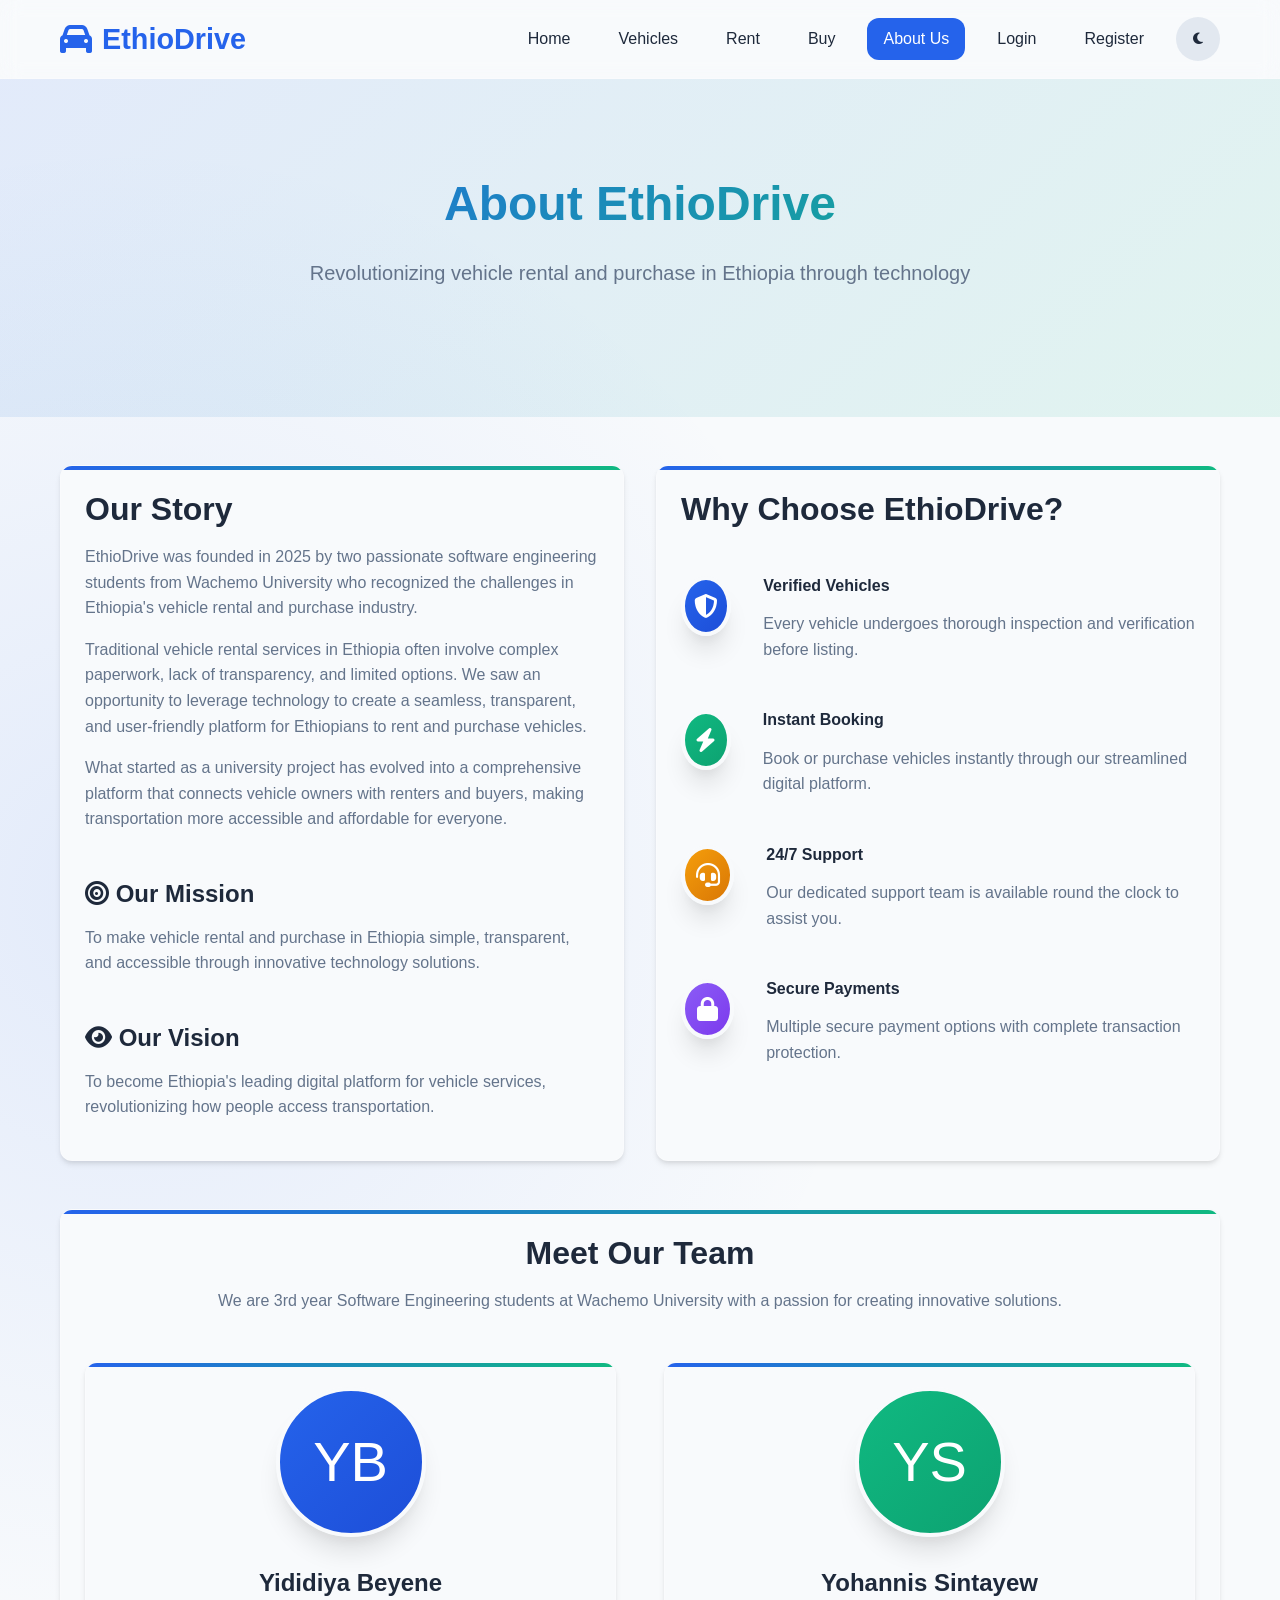
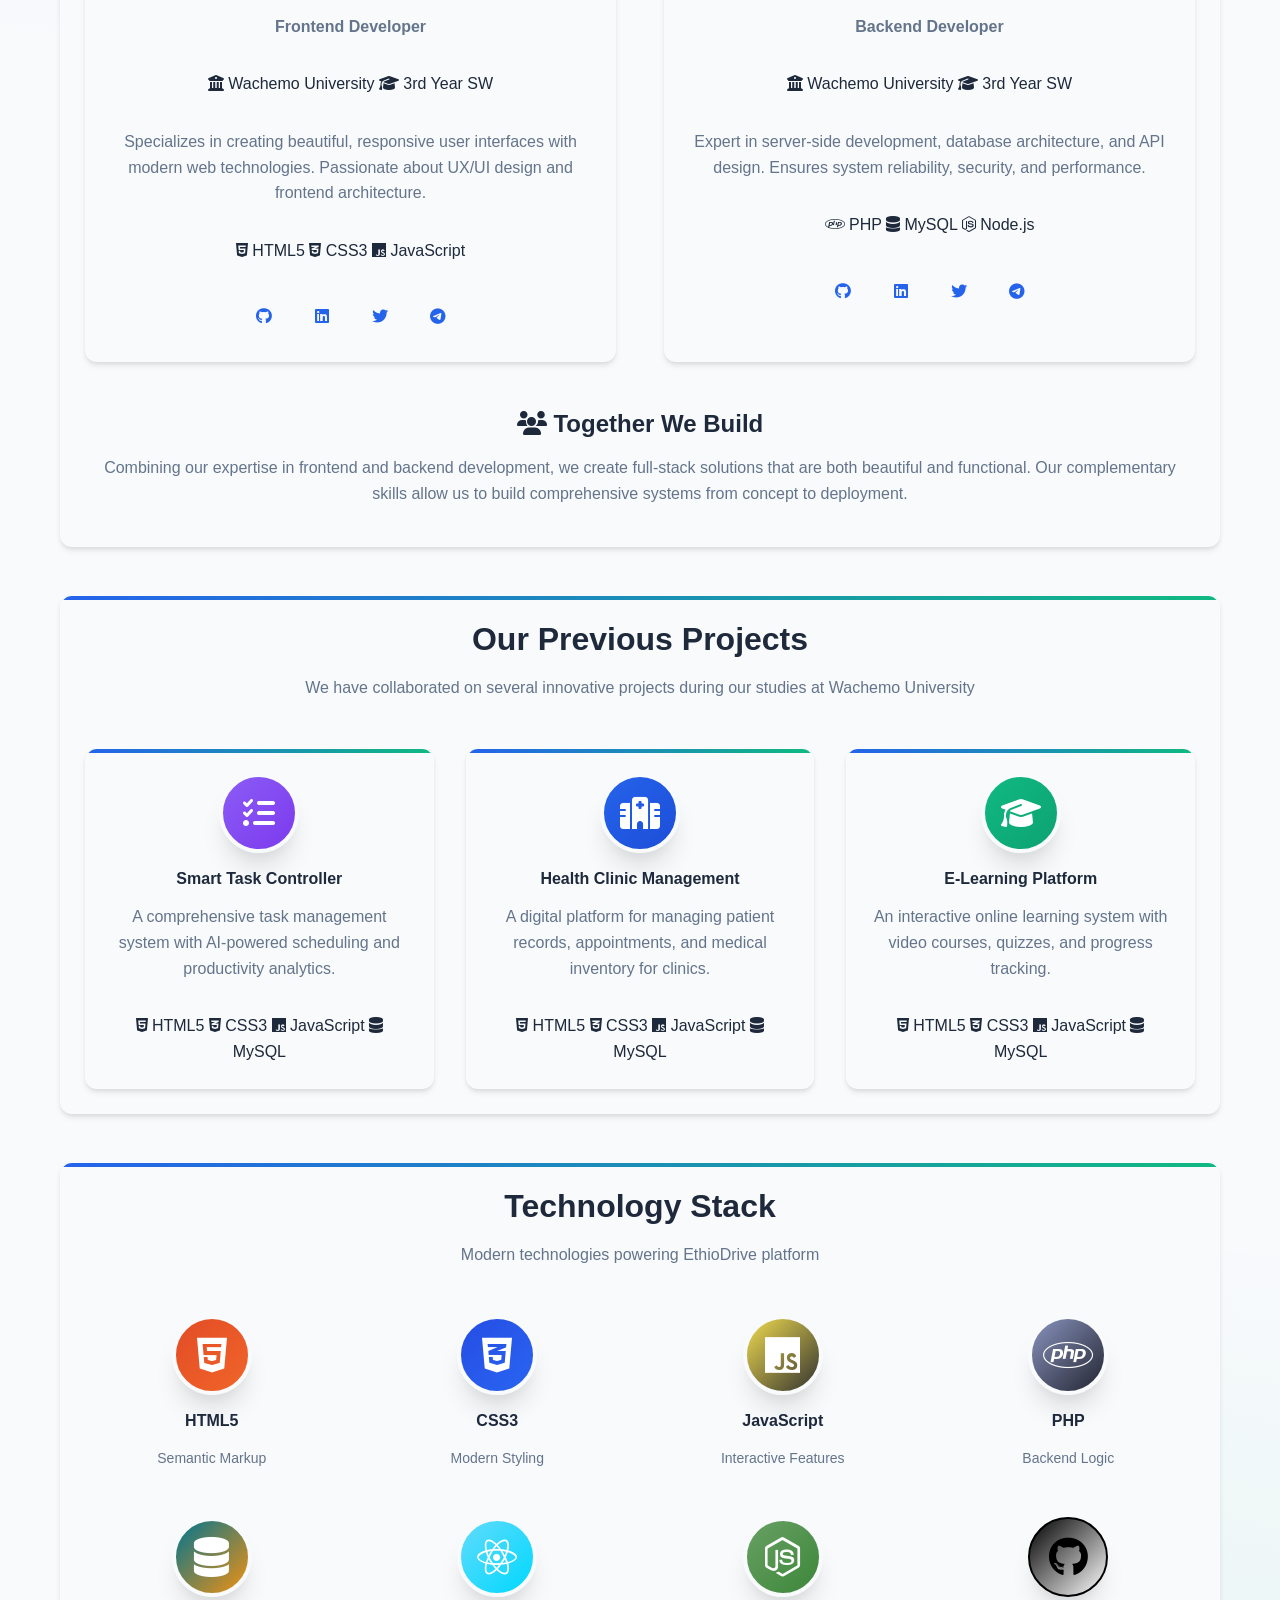
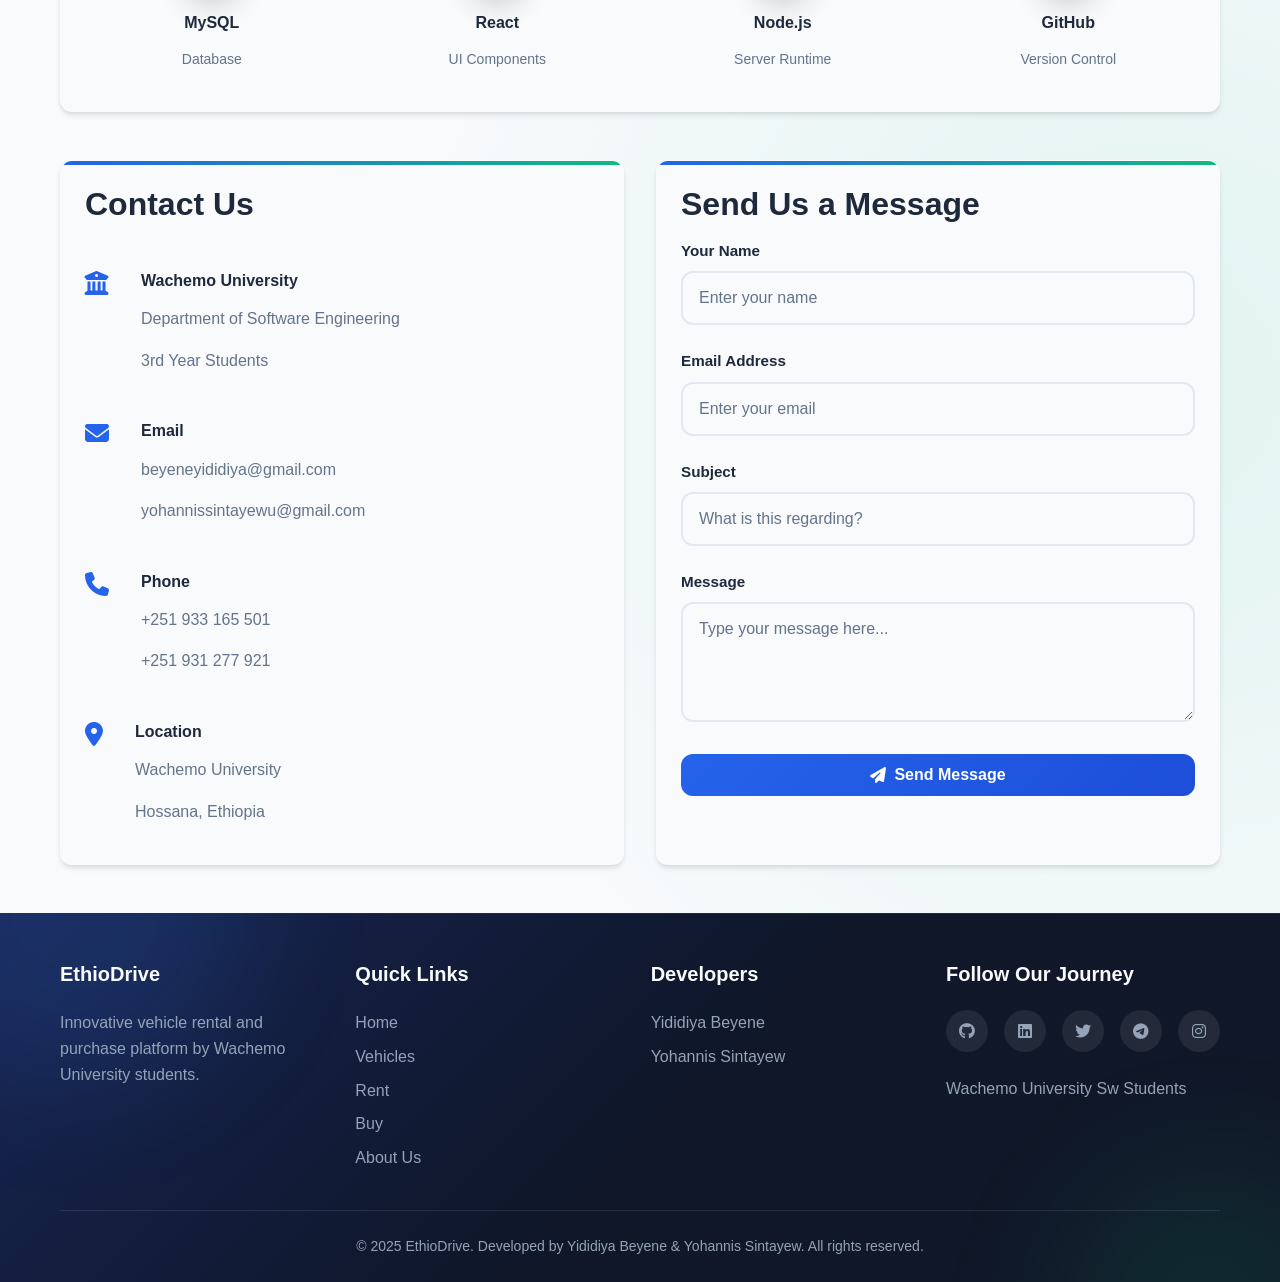
<file: about.html>
<!DOCTYPE html>
<html lang="en" data-theme="light">
<head>
    <meta charset="UTF-8">
    <meta name="viewport" content="width=device-width, initial-scale=1.0">
    <title>About Us | EthioDrive</title>
    <link rel="stylesheet" href="style.css">
    <link rel="stylesheet" href="https://cdnjs.cloudflare.com/ajax/libs/font-awesome/6.4.0/css/all.min.css">
</head>
<body>
    <!-- Header -->
    <header class="header">
        <div class="container">
            <nav class="navbar">
                <div class="logo">
                    <i class="fas fa-car"></i>
                    <a href="index.html" style="color: inherit;">EthioDrive</a>
                </div>
                <div class="nav-links">
                    <a href="index.html">Home</a>
                    <a href="vehicles.html">Vehicles</a>
                    <a href="rent.html">Rent</a>
                    <a href="buy.html">Buy</a>
                    <a href="about.html" class="active">About Us</a>
                    <a href="login.html">Login</a>
                    <a href="register.html">Register</a>
                    <button class="theme-toggle" id="themeToggle">
                        <i class="fas fa-moon"></i>
                    </button>
                </div>
            </nav>
        </div>
    </header>

    <!-- About Hero -->
    <section class="hero">
        <div class="container">
            <h1>About EthioDrive</h1>
            <p>Revolutionizing vehicle rental and purchase in Ethiopia through technology</p>
        </div>
    </section>

    <!-- Our Story -->
    <section class="container mt-3">
        <div class="grid grid-2 gap-2">
            <div class="card">
                <h2>Our Story</h2>
                <p>EthioDrive was founded in 2025 by two passionate software engineering students from Wachemo University who recognized the challenges in Ethiopia's vehicle rental and purchase industry.</p>
                
                <p>Traditional vehicle rental services in Ethiopia often involve complex paperwork, lack of transparency, and limited options. We saw an opportunity to leverage technology to create a seamless, transparent, and user-friendly platform for Ethiopians to rent and purchase vehicles.</p>
                
                <p>What started as a university project has evolved into a comprehensive platform that connects vehicle owners with renters and buyers, making transportation more accessible and affordable for everyone.</p>
                
                <div class="mt-2">
                    <h3><i class="fas fa-bullseye"></i> Our Mission</h3>
                    <p>To make vehicle rental and purchase in Ethiopia simple, transparent, and accessible through innovative technology solutions.</p>
                </div>
                
                <div class="mt-2">
                    <h3><i class="fas fa-eye"></i> Our Vision</h3>
                    <p>To become Ethiopia's leading digital platform for vehicle services, revolutionizing how people access transportation.</p>
                </div>
            </div>
            
            <div class="card">
                <h2>Why Choose EthioDrive?</h2>
                <div class="mt-2">
                    <div class="flex gap-2 mb-2">
                        <div class="profile-avatar" style="width: 60px; height: 60px; background: linear-gradient(135deg, var(--primary), var(--primary-dark));">
                            <i class="fas fa-shield-alt" style="font-size: 1.5rem;"></i>
                        </div>
                        <div>
                            <h4>Verified Vehicles</h4>
                            <p>Every vehicle undergoes thorough inspection and verification before listing.</p>
                        </div>
                    </div>
                    
                    <div class="flex gap-2 mb-2">
                        <div class="profile-avatar" style="width: 60px; height: 60px; background: linear-gradient(135deg, var(--secondary), #0da271);">
                            <i class="fas fa-bolt" style="font-size: 1.5rem;"></i>
                        </div>
                        <div>
                            <h4>Instant Booking</h4>
                            <p>Book or purchase vehicles instantly through our streamlined digital platform.</p>
                        </div>
                    </div>
                    
                    <div class="flex gap-2 mb-2">
                        <div class="profile-avatar" style="width: 60px; height: 60px; background: linear-gradient(135deg, var(--warning), #d97706);">
                            <i class="fas fa-headset" style="font-size: 1.5rem;"></i>
                        </div>
                        <div>
                            <h4>24/7 Support</h4>
                            <p>Our dedicated support team is available round the clock to assist you.</p>
                        </div>
                    </div>
                    
                    <div class="flex gap-2">
                        <div class="profile-avatar" style="width: 60px; height: 60px; background: linear-gradient(135deg, #8b5cf6, #7c3aed);">
                            <i class="fas fa-lock" style="font-size: 1.5rem;"></i>
                        </div>
                        <div>
                            <h4>Secure Payments</h4>
                            <p>Multiple secure payment options with complete transaction protection.</p>
                        </div>
                    </div>
                </div>
            </div>
        </div>
    </section>

    <!-- Our Team -->
    <section class="container mt-3">
        <div class="card">
            <h2 class="text-center">Meet Our Team</h2>
            <p class="text-center mb-3">We are 3rd year Software Engineering students at Wachemo University with a passion for creating innovative solutions.</p>
            
            <div class="grid grid-2 gap-3">
                <!-- Frontend Developer -->
                <div class="card text-center team-card">
                    <div class="profile-avatar" style="width: 150px; height: 150px; margin: 0 auto; font-size: 3.5rem; background: linear-gradient(135deg, var(--primary), var(--primary-dark));">
                        YB
                    </div>
                    <h3 class="mt-2">Yididiya Beyene</h3>
                    <p class="text-primary"><strong>Frontend Developer</strong></p>
                    <div class="vehicle-specs justify-center mt-1">
                        <span><i class="fas fa-university"></i> Wachemo University</span>
                        <span><i class="fas fa-graduation-cap"></i> 3rd Year SW</span>
                    </div>
                    
                    <p class="mt-2">Specializes in creating beautiful, responsive user interfaces with modern web technologies. Passionate about UX/UI design and frontend architecture.</p>
                    
                    <div class="vehicle-specs justify-center mt-1">
                        <span><i class="fab fa-html5"></i> HTML5</span>
                        <span><i class="fab fa-css3-alt"></i> CSS3</span>
                        <span><i class="fab fa-js"></i> JavaScript</span>
                    </div>
                    
                    <div class="social-links justify-center mt-2">
                        <a href="#" title="GitHub"><i class="fab fa-github"></i></a>
                        <a href="#" title="LinkedIn"><i class="fab fa-linkedin"></i></a>
                        <a href="#" title="Twitter"><i class="fab fa-twitter"></i></a>
                        <a href="#" title="Telegram"><i class="fab fa-telegram"></i></a>
                    </div>
                </div>
                
                <!-- Backend Developer -->
                <div class="card text-center team-card">
                    <div class="profile-avatar" style="width: 150px; height: 150px; margin: 0 auto; font-size: 3.5rem; background: linear-gradient(135deg, var(--secondary), #0da271);">
                        YS
                    </div>
                    <h3 class="mt-2">Yohannis Sintayew</h3>
                    <p class="text-success"><strong>Backend Developer</strong></p>
                    <div class="vehicle-specs justify-center mt-1">
                        <span><i class="fas fa-university"></i> Wachemo University</span>
                        <span><i class="fas fa-graduation-cap"></i> 3rd Year SW</span>
                    </div>
                    
                    <p class="mt-2">Expert in server-side development, database architecture, and API design. Ensures system reliability, security, and performance.</p>
                    
                    <div class="vehicle-specs justify-center mt-1">
                        <span><i class="fab fa-php"></i> PHP</span>
                        <span><i class="fas fa-database"></i> MySQL</span>
                        <span><i class="fab fa-node-js"></i> Node.js</span>
                    </div>
                    
                    <div class="social-links justify-center mt-2">
                        <a href="#" title="GitHub"><i class="fab fa-github"></i></a>
                        <a href="#" title="LinkedIn"><i class="fab fa-linkedin"></i></a>
                        <a href="#" title="Twitter"><i class="fab fa-twitter"></i></a>
                        <a href="#" title="Telegram"><i class="fab fa-telegram"></i></a>
                    </div>
                </div>
            </div>
            
            <div class="text-center mt-3">
                <h3><i class="fas fa-users"></i> Together We Build</h3>
                <p>Combining our expertise in frontend and backend development, we create full-stack solutions that are both beautiful and functional. Our complementary skills allow us to build comprehensive systems from concept to deployment.</p>
            </div>
        </div>
    </section>

    <!-- Previous Projects -->
    <section class="container mt-3">
        <div class="card">
            <h2 class="text-center">Our Previous Projects</h2>
            <p class="text-center mb-3">We have collaborated on several innovative projects during our studies at Wachemo University</p>
            
            <div class="grid grid-3 gap-2">
                <div class="card text-center project-card">
                    <div class="profile-avatar" style="width: 80px; height: 80px; margin: 0 auto; background: linear-gradient(135deg, #8b5cf6, #7c3aed);">
                        <i class="fas fa-tasks" style="font-size: 2rem;"></i>
                    </div>
                    <h4 class="mt-1">Smart Task Controller</h4>
                    <p>A comprehensive task management system with AI-powered scheduling and productivity analytics.</p>
                    <div class="vehicle-specs justify-center mt-1">
                        <span><i class="fab fa-html5"></i> HTML5</span>
                        <span><i class="fab fa-css3-alt"></i> CSS3</span>
                        <span><i class="fab fa-js"></i> JavaScript</span>
                        <span><i class="fas fa-database"></i> MySQL</span>
                    </div>
                </div>
                
                <div class="card text-center project-card">
                    <div class="profile-avatar" style="width: 80px; height: 80px; margin: 0 auto; background: linear-gradient(135deg, var(--primary), var(--primary-dark));">
                        <i class="fas fa-hospital" style="font-size: 2rem;"></i>
                    </div>
                    <h4 class="mt-1">Health Clinic Management</h4>
                    <p>A digital platform for managing patient records, appointments, and medical inventory for clinics.</p>
                    <div class="vehicle-specs justify-center mt-1">
                        <span><i class="fab fa-html5"></i> HTML5</span>
                        <span><i class="fab fa-css3-alt"></i> CSS3</span>
                        <span><i class="fab fa-js"></i> JavaScript</span>
                        <span><i class="fas fa-database"></i> MySQL</span>
                    </div>
                </div>
                
                <div class="card text-center project-card">
                    <div class="profile-avatar" style="width: 80px; height: 80px; margin: 0 auto; background: linear-gradient(135deg, var(--success), #0da271);">
                        <i class="fas fa-graduation-cap" style="font-size: 2rem;"></i>
                    </div>
                    <h4 class="mt-1">E-Learning Platform</h4>
                    <p>An interactive online learning system with video courses, quizzes, and progress tracking.</p>
                    <div class="vehicle-specs justify-center mt-1">
                        <span><i class="fab fa-html5"></i> HTML5</span>
                        <span><i class="fab fa-css3-alt"></i> CSS3</span>
                        <span><i class="fab fa-js"></i> JavaScript</span>
                        <span><i class="fas fa-database"></i> MySQL</span>
                    </div>
                </div>
            </div>
        </div>
    </section>

    <!-- Our Technology Stack -->
    <section class="container mt-3">
        <div class="card">
            <h2 class="text-center">Technology Stack</h2>
            <p class="text-center mb-3">Modern technologies powering EthioDrive platform</p>
            
            <div class="grid grid-4 gap-2 text-center">
                <div>
                    <div class="profile-avatar" style="width: 80px; height: 80px; margin: 0 auto; background: linear-gradient(135deg, #e34c26, #f06529);">
                        <i class="fab fa-html5" style="font-size: 2.5rem;"></i>
                    </div>
                    <h4 class="mt-1">HTML5</h4>
                    <p class="text-sm">Semantic Markup</p>
                </div>
                
                <div>
                    <div class="profile-avatar" style="width: 80px; height: 80px; margin: 0 auto; background: linear-gradient(135deg, #264de4, #2965f1);">
                        <i class="fab fa-css3-alt" style="font-size: 2.5rem;"></i>
                    </div>
                    <h4 class="mt-1">CSS3</h4>
                    <p class="text-sm">Modern Styling</p>
                </div>
                
                <div>
                    <div class="profile-avatar" style="width: 80px; height: 80px; margin: 0 auto; background: linear-gradient(135deg, #F0DB4F, #323330);">
                        <i class="fab fa-js" style="font-size: 2.5rem;"></i>
                    </div>
                    <h4 class="mt-1">JavaScript</h4>
                    <p class="text-sm">Interactive Features</p>
                </div>
                
                <div>
                    <div class="profile-avatar" style="width: 80px; height: 80px; margin: 0 auto; background: linear-gradient(135deg, #8993be, #232531);">
                        <i class="fab fa-php" style="font-size: 2.5rem;"></i>
                    </div>
                    <h4 class="mt-1">PHP</h4>
                    <p class="text-sm">Backend Logic</p>
                </div>
                
                <div>
                    <div class="profile-avatar" style="width: 80px; height: 80px; margin: 0 auto; background: linear-gradient(135deg, #00758F, #f29111);">
                        <i class="fas fa-database" style="font-size: 2.5rem;"></i>
                    </div>
                    <h4 class="mt-1">MySQL</h4>
                    <p class="text-sm">Database</p>
                </div>
                
                <div>
                    <div class="profile-avatar" style="width: 80px; height: 80px; margin: 0 auto; background: linear-gradient(135deg, #61dbfb, #00d8ff);">
                        <i class="fab fa-react" style="font-size: 2.5rem;"></i>
                    </div>
                    <h4 class="mt-1">React</h4>
                    <p class="text-sm">UI Components</p>
                </div>
                
                <div>
                    <div class="profile-avatar" style="width: 80px; height: 80px; margin: 0 auto; background: linear-gradient(135deg, #68a063, #3c873a);">
                        <i class="fab fa-node-js" style="font-size: 2.5rem;"></i>
                    </div>
                    <h4 class="mt-1">Node.js</h4>
                    <p class="text-sm">Server Runtime</p>
                </div>
                
                <div>
                    <div class="profile-avatar" style="width: 80px; height: 80px; margin: 0 auto; background: linear-gradient(135deg, #000000, #ffffff); border: 2px solid #000;">
                        <i class="fab fa-github" style="font-size: 2.5rem; color: #000;"></i>
                    </div>
                    <h4 class="mt-1">GitHub</h4>
                    <p class="text-sm">Version Control</p>
                </div>
            </div>
        </div>
    </section>

    <!-- Contact Section -->
    <section class="container mt-3">
        <div class="grid grid-2 gap-2">
            <div class="card">
                <h2>Contact Us</h2>
                <div class="mt-2">
                    <div class="flex gap-2 mb-2">
                        <i class="fas fa-university" style="font-size: 1.5rem; color: var(--primary);"></i>
                        <div>
                            <h4>Wachemo University</h4>
                            <p>Department of Software Engineering</p>
                            <p>3rd Year Students</p>
                        </div>
                    </div>
                    
                    <div class="flex gap-2 mb-2">
                        <i class="fas fa-envelope" style="font-size: 1.5rem; color: var(--primary);"></i>
                        <div>
                            <h4>Email</h4>
                            <p>beyeneyididiya@gmail.com</p>
                            <p>yohannissintayewu@gmail.com</p>
                        </div>
                    </div>
                    
                    <div class="flex gap-2 mb-2">
                        <i class="fas fa-phone" style="font-size: 1.5rem; color: var(--primary);"></i>
                        <div>
                            <h4>Phone</h4>
                            <p>+251 933 165 501</p>
                            <p>+251 931 277 921</p>
                        </div>
                    </div>
                    
                    <div class="flex gap-2">
                        <i class="fas fa-map-marker-alt" style="font-size: 1.5rem; color: var(--primary);"></i>
                        <div>
                            <h4>Location</h4>
                            <p>Wachemo University</p>
                            <p>Hossana, Ethiopia</p>
                        </div>
                    </div>
                </div>
            </div>
            
            <div class="card">
                <h2>Send Us a Message</h2>
                <form id="contactForm" onsubmit="sendMessage(event)">
                    <div class="form-group">
                        <label for="contactName">Your Name</label>
                        <input type="text" class="form-control" id="contactName" placeholder="Enter your name" required>
                    </div>
                    
                    <div class="form-group">
                        <label for="contactEmail">Email Address</label>
                        <input type="email" class="form-control" id="contactEmail" placeholder="Enter your email" required>
                    </div>
                    
                    <div class="form-group">
                        <label for="contactSubject">Subject</label>
                        <input type="text" class="form-control" id="contactSubject" placeholder="What is this regarding?" required>
                    </div>
                    
                    <div class="form-group">
                        <label for="contactMessage">Message</label>
                        <textarea class="form-control" id="contactMessage" rows="4" placeholder="Type your message here..." required></textarea>
                    </div>
                    
                    <button type="submit" class="btn btn-full">
                        <i class="fas fa-paper-plane"></i> Send Message
                    </button>
                    
                    <div id="contactSuccess" class="hidden">
                        <div class="alert alert-success mt-2">
                            <i class="fas fa-check-circle"></i>
                            <div class="alert-content">
                                <strong>Message sent successfully!</strong> We'll get back to you soon.
                            </div>
                        </div>
                    </div>
                </form>
            </div>
        </div>
    </section>

    <!-- Footer -->
    <footer class="footer mt-3">
        <div class="container">
            <div class="footer-content">
                <div class="footer-section">
                    <h3>EthioDrive</h3>
                    <p>Innovative vehicle rental and purchase platform by Wachemo University students.</p>
                </div>
                <div class="footer-section">
                    <h3>Quick Links</h3>
                    <a href="index.html">Home</a>
                    <a href="vehicles.html">Vehicles</a>
                    <a href="rent.html">Rent</a>
                    <a href="buy.html">Buy</a>
                    <a href="about.html">About Us</a>
                </div>
                <div class="footer-section">
                    <h3>Developers</h3>
                    <a href="#Yididiya">Yididiya Beyene</a>
                    <a href="#Yohannis">Yohannis Sintayew</a>
                    
                </div>
                <div class="footer-section">
                    <h3>Follow Our Journey</h3>
                    <div class="social-links">
                        <a href="#"><i class="fab fa-github"></i></a>
                        <a href="#"><i class="fab fa-linkedin"></i></a>
                        <a href="#"><i class="fab fa-twitter"></i></a>
                        <a href="#"><i class="fab fa-telegram"></i></a>
                        <a href="#"><i class="fab fa-instagram"></i></a>
                    </div>
                    <p class="mt-1">Wachemo University Sw Students</p>
                </div>
            </div>
            <div class="footer-bottom">
                <p>&copy; 2025 EthioDrive. Developed by Yididiya Beyene & Yohannis Sintayew. All rights reserved.</p>
            </div>
        </div>
    </footer>

    <!-- Inline JavaScript -->
    <script>
        // Theme Toggle
        const themeToggle = document.getElementById('themeToggle');
        const themeIcon = themeToggle.querySelector('i');
        
        const savedTheme = localStorage.getItem('theme') || 
                          (window.matchMedia('(prefers-color-scheme: dark)').matches ? 'dark' : 'light');
        document.documentElement.setAttribute('data-theme', savedTheme);
        updateThemeIcon(savedTheme);
        
        themeToggle.addEventListener('click', () => {
            const currentTheme = document.documentElement.getAttribute('data-theme');
            const newTheme = currentTheme === 'light' ? 'dark' : 'light';
            document.documentElement.setAttribute('data-theme', newTheme);
            localStorage.setItem('theme', newTheme);
            updateThemeIcon(newTheme);
        });
        
        function updateThemeIcon(theme) {
            themeIcon.className = theme === 'light' ? 'fas fa-moon' : 'fas fa-sun';
        }
        
        // Send contact message
        function sendMessage(event) {
            event.preventDefault();
            
            const form = event.target;
            const button = form.querySelector('button');
            const originalText = button.innerHTML;
            const formData = new FormData(form);
            
            // Show loading
            button.innerHTML = '<i class="fas fa-spinner fa-spin"></i> Sending...';
            button.disabled = true;
            
            // Send to PHP
            fetch('../contact.php', {
                method: 'POST',
                body: formData
            })
            .then(response => response.json())
            .then(data => {
                if (data.status === 'success') {
                    document.getElementById('contactSuccess').classList.remove('hidden');
                    // Scroll to success message
                    document.getElementById('contactSuccess').scrollIntoView({ behavior: 'smooth' });
                    button.style.display = 'none';
                } else {
                    alert(data.message);
                    button.innerHTML = originalText;
                    button.disabled = false;
                }
            })
            .catch(error => {
                alert('Error sending message');
                button.innerHTML = originalText;
                button.disabled = false;
            });
            
            // Reset form after success
            setTimeout(() => {
                form.reset();
                button.innerHTML = originalText;
                button.disabled = false;
                button.style.display = 'block';
                document.getElementById('contactSuccess').classList.add('hidden');
            }, 5000);
        }
        
        // Add some CSS for team cards
        const style = document.createElement('style');
        style.textContent = `
            .team-card {
                transition: transform 0.3s ease, box-shadow 0.3s ease;
                position: relative;
                overflow: hidden;
            }
            
            .team-card::before {
                content: '';
                position: absolute;
                top: 0;
                left: 0;
                right: 0;
                height: 4px;
                background: linear-gradient(90deg, var(--primary), var(--secondary));
            }
            
            .team-card:hover {
                transform: translateY(-5px);
                box-shadow: var(--shadow-xl);
            }
            
            .project-card {
                transition: all 0.3s ease;
                cursor: pointer;
            }
            
            .project-card:hover {
                transform: translateY(-3px);
                box-shadow: var(--shadow-lg);
                background: var(--glass-bg);
            }
            
            .justify-center {
                justify-content: center;
            }
            
            .text-sm {
                font-size: 0.875rem;
            }
        `;
        document.head.appendChild(style);


    </script>
</body>
</html>
</file>
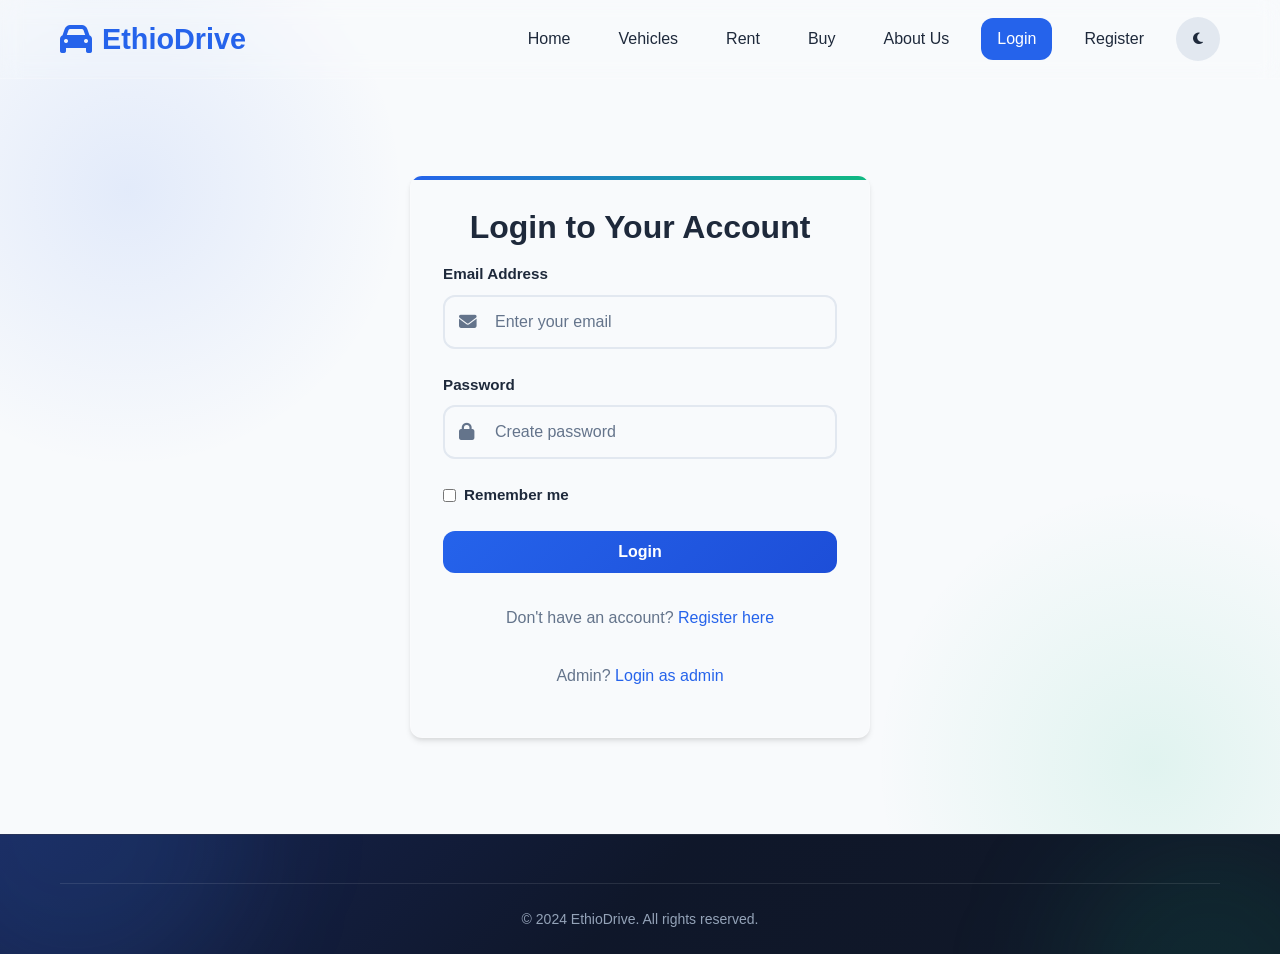
<file: login.html>
<!DOCTYPE html>
<html lang="en" data-theme="light">
<head>
    <meta charset="UTF-8">
    <meta name="viewport" content="width=device-width, initial-scale=1.0">
    <title>Login | EthioDrive</title>
    <link rel="stylesheet" href="style.css">
    <link rel="stylesheet" href="https://cdnjs.cloudflare.com/ajax/libs/font-awesome/6.4.0/css/all.min.css">
</head>
<body>
    <!-- Header -->
    <header class="header">
        <div class="container">
            <nav class="navbar">
                <div class="logo">
                    <i class="fas fa-car"></i>
                    <a href="index.html" style="color: inherit;">EthioDrive</a>
                </div>
                <div class="nav-links">
                 <!--  <a href="index.html">Home</a>
                    <a href="login.html" class="active">Login</a>
                    <a href="register.html">Register</a> -->

                    <a href="index.html">Home</a>
                    <a href="vehicles.html">Vehicles</a>
                    <a href="rent.html">Rent</a>
                    <a href="buy.html">Buy</a>
                    <a href="about.html">About Us</a>
                    <a href="login.html" class="active">Login</a>
                    <a href="register.html">Register</a>



                    <button class="theme-toggle" id="themeToggle">
                        <i class="fas fa-moon"></i>
                    </button>
                </div>
            </nav>
        </div>
    </header>

    <!-- Login Form -->
    <section class="container" style="max-width: 500px; margin: 6rem auto;">
        <div class="card p-2">
            <h2 class="text-center">Login to Your Account</h2>
            
            <!-- Alert Messages -->
            <div id="alertContainer"></div>
            
         <!--   <form id="loginForm" onsubmit="handleLogin(event)"> -->
              
        <form id="loginForm" action="PHP_file/auth_session/login.php" method="POST">
            <div class="form-group">
                    <label for="email">Email Address</label>
                    <div class="input-with-icon">
                        <i class="fas fa-envelope"></i>
                        <input type="email" class="form-control" id="email" name="email" placeholder="Enter your email" required>
                    </div>
                </div>
                
                <div class="form-group">
                    <label for="password">Password</label>
                    <div class="input-with-icon">
                        <i class="fas fa-lock"></i>
                        <input type="password" class="form-control" id="password" name="password" placeholder="Create password" required minlength="6">
                    </div>
                </div>
                
                <div class="form-group">
                    <label style="display: flex; align-items: center; gap: 0.5rem;">
                        <input type="checkbox" name="remember">
                        <span>Remember me</span>
                    </label>
                </div>
                
                <button type="submit" class="btn" style="width: 100%;">
                    <span id="loginText">Login</span>
                    <span id="loginSpinner" class="hidden" style="display: inline-block;">
                        <i class="fas fa-spinner fa-spin"></i>
                    </span>
                </button>
            </fm>
            
            <div class="text-center mt-2">
                <p>Don't have an account? <a href="register.html">Register here</a></p>
            </div>
            
            <div class="text-center mt-2">
                <p>Admin? <a href="#" onclick="showAdminLogin()">Login as admin</a></p>
            </div>
        </div>
    </section>

    <!-- Footer -->
    <footer class="footer">
        <div class="container">
            <div class="footer-bottom">
                <p>&copy; 2024 EthioDrive. All rights reserved.</p>
            </div>
        </div>
    </footer>

    <!-- Inline JavaScript -->
    <script>
        // Theme Toggle
        const themeToggle = document.getElementById('themeToggle');
        const themeIcon = themeToggle.querySelector('i');
        
        const savedTheme = localStorage.getItem('theme') || 
                          (window.matchMedia('(prefers-color-scheme: dark)').matches ? 'dark' : 'light');
        document.documentElement.setAttribute('data-theme', savedTheme);
        updateThemeIcon(savedTheme);
        
        themeToggle.addEventListener('click', () => {
            const currentTheme = document.documentElement.getAttribute('data-theme');
            const newTheme = currentTheme === 'light' ? 'dark' : 'light';
            document.documentElement.setAttribute('data-theme', newTheme);
            localStorage.setItem('theme', newTheme);
            updateThemeIcon(newTheme);
        });
        
        function updateThemeIcon(theme) {
            themeIcon.className = theme === 'light' ? 'fas fa-moon' : 'fas fa-sun';
        }
        
        // Login Handler - UPDATED WITH REDIRECT LOGIC
        async function handleLogin(event) {
            event.preventDefault();
            
            const email = document.getElementById('email').value;
            const password = document.getElementById('password').value;
            const loginText = document.getElementById('loginText');
            const loginSpinner = document.getElementById('loginSpinner');
            
            // Show loading
            loginText.classList.add('hidden');
            loginSpinner.classList.remove('hidden');
            
            // Simulate API call
            setTimeout(() => {
                // This would be replaced with actual PHP backend call
                if (email === 'admin@ethiodrive.et' && password === 'admin123') {
                    showAlert('Login successful! Redirecting to dashboard...', 'success');
                    localStorage.setItem('isLoggedIn', 'true');
                    localStorage.setItem('isAdmin', 'true');
                    
                    setTimeout(() => {
                        // Check for redirect parameter
                        const urlParams = new URLSearchParams(window.location.search);
                        const redirectPage = urlParams.get('redirect');
                        
                        if (redirectPage) {
                            window.location.href = redirectPage;
                        } else {
                            window.location.href = 'admin.html';
                        }
                    }, 1500);
                } else if (email && password.length >= 6) {
                    showAlert('Login successful! Redirecting...', 'success');
                    localStorage.setItem('isLoggedIn', 'true');
                    
                    setTimeout(() => {
                        // Check for redirect parameter
                        const urlParams = new URLSearchParams(window.location.search);
                        const redirectPage = urlParams.get('redirect');
                        
                        if (redirectPage) {
                            window.location.href = redirectPage;
                        } else {
                            window.location.href = 'dashboard.html';
                        }
                    }, 1500);
                } else {
                    showAlert('Invalid email or password. Please try again.', 'error');
                    loginText.classList.remove('hidden');
                    loginSpinner.classList.add('hidden');
                }
            }, 1000);
        }
        
        function showAdminLogin() {
            document.getElementById('email').value = 'admin@ethiodrive.et';
            document.getElementById('password').value = 'admin123';
            showAlert('Admin credentials pre-filled. Click Login to continue.', 'success');
        }
        
        function showAlert(message, type) {
            const alertContainer = document.getElementById('alertContainer');
            const alertDiv = document.createElement('div');
            alertDiv.className = `alert alert-${type === 'success' ? 'success' : 'error'}`;
            alertDiv.innerHTML = `
                <div style="display: flex; justify-content: space-between; align-items: center;">
                    <span>${message}</span>
                    <button onclick="this.parentElement.parentElement.remove()" style="background: none; border: none; cursor: pointer; color: inherit;">
                        <i class="fas fa-times"></i>
                    </button>
                </div>
            `;
            alertContainer.appendChild(alertDiv);
            
            // Auto remove after 5 seconds
            setTimeout(() => {
                if (alertDiv.parentElement) {
                    alertDiv.remove();
                }
            }, 5000);
        }
    </script>
</body>
</html>
</file>
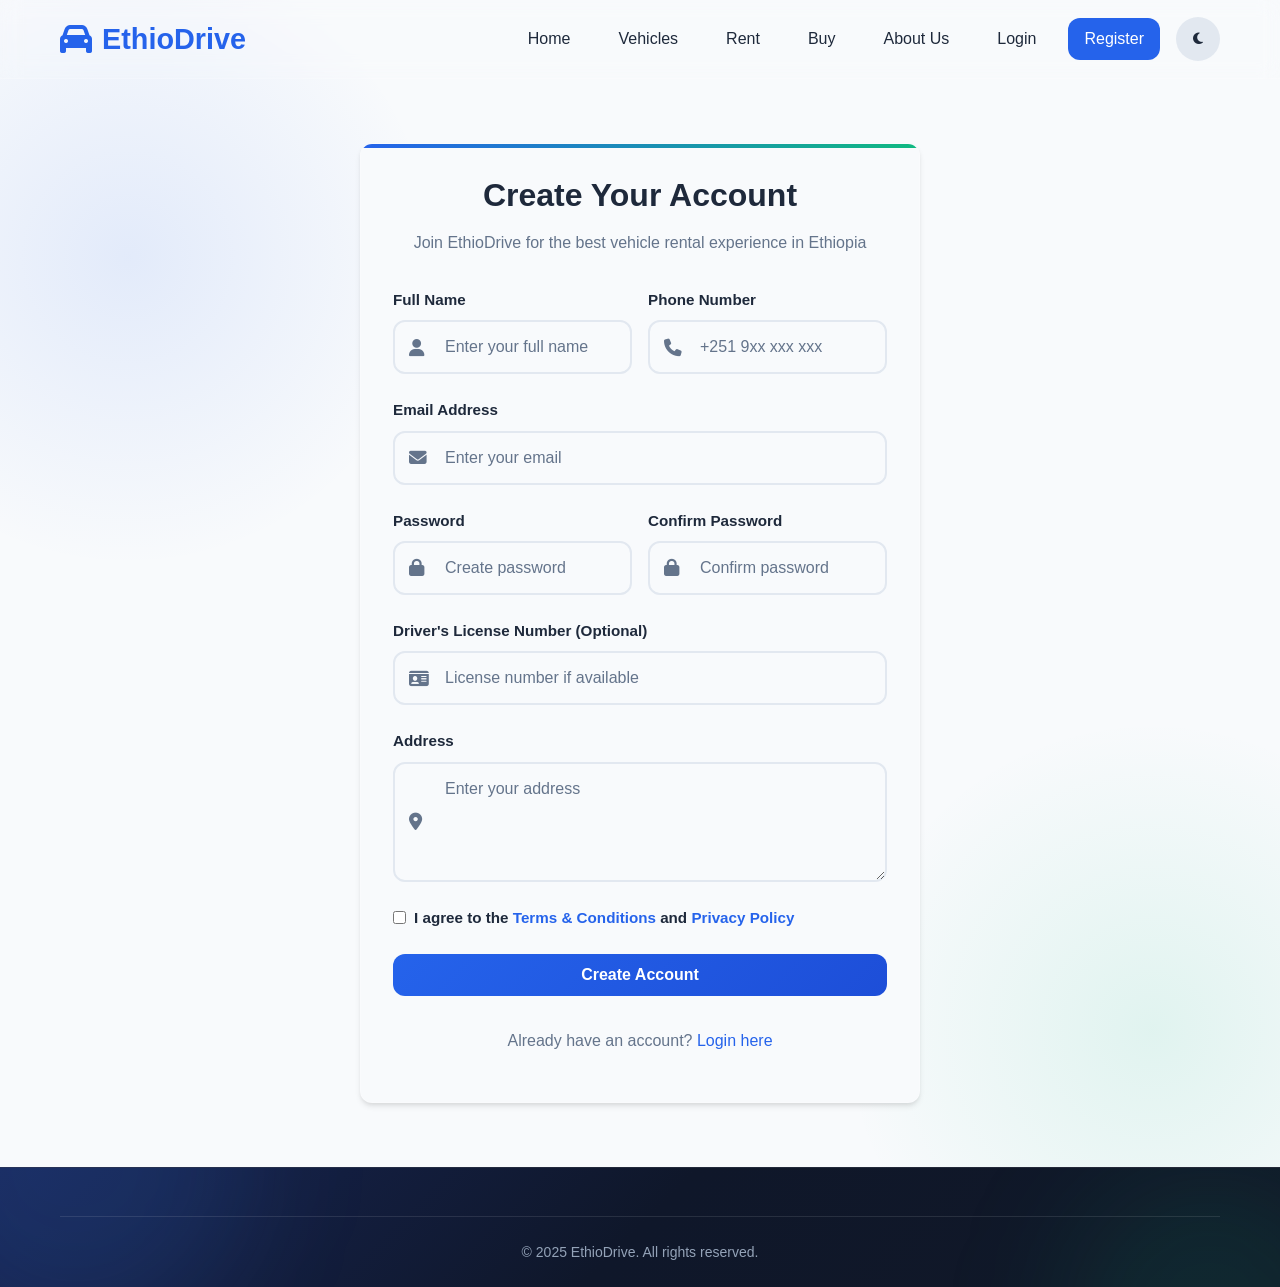
<file: register.html>
<!DOCTYPE html>
<html lang="en" data-theme="light">
<head>
    <meta charset="UTF-8">
    <meta name="viewport" content="width=device-width, initial-scale=1.0">
    <title>Register | EthioDrive</title>
    <link rel="stylesheet" href="style.css">
    <link rel="stylesheet" href="https://cdnjs.cloudflare.com/ajax/libs/font-awesome/6.4.0/css/all.min.css">
</head>
<body>
    <!-- Header -->
    <header class="header">
        <div class="container">
            <nav class="navbar">
                <div class="logo">
                    <i class="fas fa-car"></i>
                    <a href="index.html" style="color: inherit;">EthioDrive</a>
                </div>
                <div class="nav-links">
               <!-- <a href="index.html">Home</a>
                    <a href="login.html">Login</a>
                    <a href="register.html" class="active">Register</a> -->

                <a href="index.html">Home</a>
                <a href="vehicles.html">Vehicles</a>
                <a href="rent.html">Rent</a>
                <a href="buy.html">Buy</a>
                <a href="about.html">About Us</a>
                <a href="login.html">Login</a>
                <a href="register.html" class="active">Register</a>    



                    <button class="theme-toggle" id="themeToggle">
                        <i class="fas fa-moon"></i>
                    </button>
                </div>
            </nav>
        </div>
    </header>

    <!-- Registration Form -->
    <section class="container" style="max-width: 600px; margin: 4rem auto;">
        <div class="card p-2">
            <h2 class="text-center">Create Your Account</h2>
            <p class="text-center mb-2">Join EthioDrive for the best vehicle rental experience in Ethiopia</p>
            
            <!-- Alert Messages -->
            <div id="alertContainer"></div>
            
    <form id="registerForm" action="PHP_file/auth_session/register.php" method="POST">
                <div class="form-row">
                    <div class="form-group">
                        <label for="full_name">Full Name</label>
                        <div class="input-with-icon">
                            <i class="fas fa-user"></i>
                            <input type="text" class="form-control" id="full_name" name="full_name" placeholder="Enter your full name" required>
                        </div>
                    </div>
                    
                    <div class="form-group">
                        <label for="phone">Phone Number</label>
                        <div class="input-with-icon">
                            <i class="fas fa-phone"></i>
                            <input type="tel" class="form-control" id="phone" name="phone" placeholder="+251 9xx xxx xxx" required>
                        </div>
                    </div>
                </div>
                
                <div class="form-group">
                    <label for="email">Email Address</label>
                    <div class="input-with-icon">
                        <i class="fas fa-envelope"></i>
                        <input type="email" class="form-control" id="email" name="email" placeholder="Enter your email" required>
                    </div>
                </div>
                
                <div class="form-row">
                    <div class="form-group">
                        <label for="password">Password</label>
                        <div class="input-with-icon">
                            <i class="fas fa-lock"></i>
                            <input type="password" class="form-control" id="password" name="password" placeholder="Create password" required minlength="6">
                        </div>
                    </div>
                    
                    <div class="form-group">
                        <label for="confirm_password">Confirm Password</label>
                        <div class="input-with-icon">
                            <i class="fas fa-lock"></i>
                            <input type="password" class="form-control" id="confirm_password" name="confirm_password" placeholder="Confirm password" required>
                        </div>
                    </div>
                </div>
                
                <div class="form-group">
                    <label for="driver_license">Driver's License Number (Optional)</label>
                    <div class="input-with-icon">
                        <i class="fas fa-id-card"></i>
                        <input type="text" class="form-control" id="driver_license" name="driver_license" placeholder="License number if available">
                    </div>
                </div>
                
                <div class="form-group">
                    <label for="address">Address</label>
                    <div class="input-with-icon">
                        <i class="fas fa-map-marker-alt"></i>
                        <textarea class="form-control" id="address" name="address" placeholder="Enter your address" rows="2"></textarea>
                    </div>
                </div>
                
                <div class="form-group">
                    <label class="checkbox-group">
                        <input type="checkbox" name="terms" required>
                        <span>I agree to the <a href="#" style="display: inline;">Terms & Conditions</a> and <a href="#" style="display: inline;">Privacy Policy</a></span>
                    </label>
                </div>
                
                <button type="submit" class="btn btn-full">
                    <span id="registerText">Create Account</span>
                    <span id="registerSpinner" class="hidden">
                        <i class="fas fa-spinner fa-spin"></i>
                    </span>
                </button>
            </form>
            
            <div class="text-center mt-2">
                <p>Already have an account? <a href="login.html">Login here</a></p>
            </div>
        </div>
    </section>

    <!-- Footer -->
    <footer class="footer">
        <div class="container">
            <div class="footer-bottom">
                <p>&copy; 2025 EthioDrive. All rights reserved.</p>
            </div>
        </div>
    </footer>

    <!-- Inline JavaScript -->
    <script>
        // Theme Toggle
        const themeToggle = document.getElementById('themeToggle');
        const themeIcon = themeToggle.querySelector('i');
        
        const savedTheme = localStorage.getItem('theme') || 
                          (window.matchMedia('(prefers-color-scheme: dark)').matches ? 'dark' : 'light');
        document.documentElement.setAttribute('data-theme', savedTheme);
        updateThemeIcon(savedTheme);
        
        themeToggle.addEventListener('click', () => {
            const currentTheme = document.documentElement.getAttribute('data-theme');
            const newTheme = currentTheme === 'light' ? 'dark' : 'light';
            document.documentElement.setAttribute('data-theme', newTheme);
            localStorage.setItem('theme', newTheme);
            updateThemeIcon(newTheme);
        });
        
        function updateThemeIcon(theme) {
            themeIcon.className = theme === 'light' ? 'fas fa-moon' : 'fas fa-sun';
        }
        
        // Registration Handler
       
    
    
        function showAlert(message, type) {
            const alertContainer = document.getElementById('alertContainer');
            const alertDiv = document.createElement('div');
            alertDiv.className = `alert alert-${type}`;
            alertDiv.innerHTML = `
                <i class="fas fa-${type === 'success' ? 'check-circle' : 'exclamation-circle'}"></i>
                <div class="alert-content">${message}</div>
                <button class="alert-close" onclick="this.parentElement.remove()">
                    <i class="fas fa-times"></i>
                </button>
            `;
            alertContainer.appendChild(alertDiv);
            
            // Auto remove after 5 seconds
            setTimeout(() => {
                if (alertDiv.parentElement) {
                    alertDiv.remove();
                }
            }, 5000);
        }
        
        // Phone number formatting
        document.getElementById('phone').addEventListener('input', function(e) {
            let value = e.target.value.replace(/\D/g, '');
            if (value.startsWith('9')) {
                value = '+251' + value;
            }
            e.target.value = value;
        });
    </script>
    <script>
const params = new URLSearchParams(window.location.search);
const alertContainer = document.getElementById('alertContainer');

const messages = {
    success: {
        type: 'success',
        icon: 'check-circle',
        text: 'Registration successful! Your account has been created. You can now log in.'
    },

    empty: {
        type: 'error',
        icon: 'exclamation-circle',
        text: 'Please fill in all required fields.'
    },

    email: {
        type: 'error',
        icon: 'exclamation-circle',
        text: 'Please enter a valid email address.'
    },

    password: {
        type: 'error',
        icon: 'exclamation-circle',
        text: 'Passwords do not match.'
    },

    short: {
        type: 'error',
        icon: 'exclamation-circle',
        text: 'Password must contain at least 6 characters.'
    },

    exists: {
        type: 'error',
        icon: 'exclamation-circle',
        text: 'This email is already registered. Please use another email.'
    },

    server: {
        type: 'error',
        icon: 'exclamation-circle',
        text: 'Registration failed because of a server error. Please try again.'
    }
};

const result =
    params.get('success') === '1'
        ? 'success'
        : params.get('error');

if (result && messages[result]) {

    const message = messages[result];

    const alertDiv = document.createElement('div');

    alertDiv.className = `alert alert-${message.type}`;

    alertDiv.innerHTML = `
        <i class="fas fa-${message.icon}"></i>
        <div class="alert-content">
            ${message.text}
        </div>
        <button
            class="alert-close"
            onclick="this.parentElement.remove()">
            <i class="fas fa-times"></i>
        </button>
    `;

    alertContainer.appendChild(alertDiv);

    if (result === 'success') {
        document.getElementById('registerForm').reset();
    }

    setTimeout(() => {
        if (alertDiv.parentElement) {
            alertDiv.remove();
        }
    }, 7000);

    // Remove the query string from the browser URL
    window.history.replaceState(
        {},
        document.title,
        window.location.pathname
    );
}
</script>
</body>
</html>
</file>
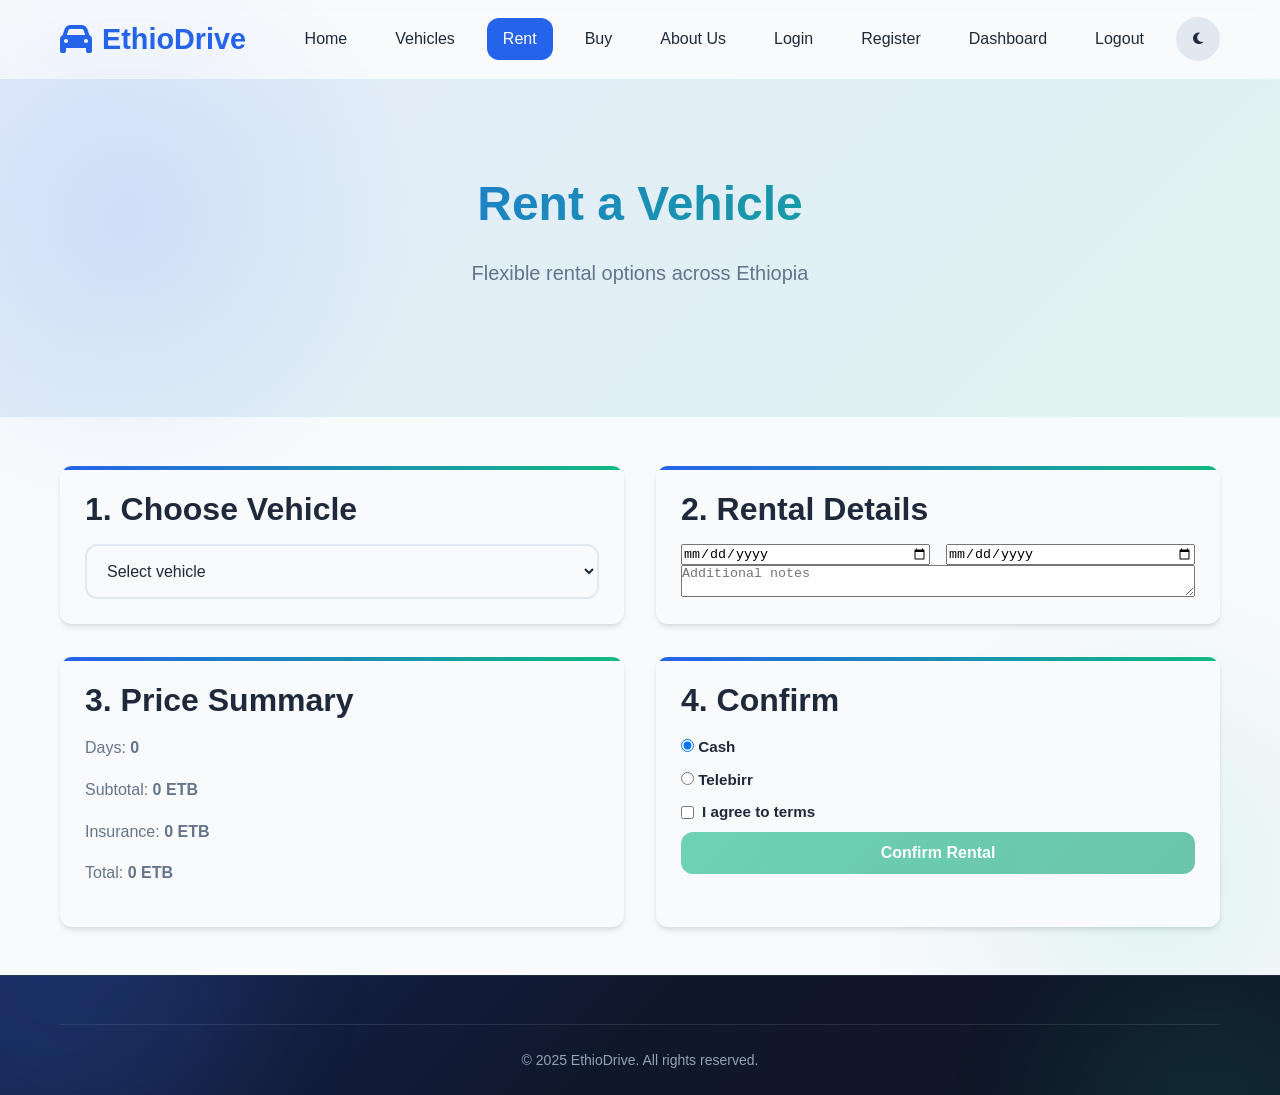
<file: rent.html>
<?php
session_start();
if (!isset($_SESSION['user_id'])) {
    header("Location: ../auth/login.php");
    exit;
}
?>
<!DOCTYPE html>
<html lang="en" data-theme="light">
<head>
    <meta charset="UTF-8">
    <meta name="viewport" content="width=device-width, initial-scale=1.0">
    <title>Rent a Vehicle | EthioDrive</title>

    <link rel="stylesheet" href="style.css">
    <link rel="stylesheet" href="https://cdnjs.cloudflare.com/ajax/libs/font-awesome/6.4.0/css/all.min.css">
</head>
<body>

<!-- ================= HEADER ================= -->
<header class="header">
    <div class="container">
        <nav class="navbar">
            <div class="logo">
                <i class="fas fa-car"></i>
                <a href="index.php">EthioDrive</a>
            </div>

            <div class="nav-links">
        <!--    <a href="index.html">Home</a>
                <a href="vehicles.html">Vehicles</a>
                <a href="rent.php" class="active">Rent</a>
                <a href="dashboard.php">Dashboard</a>
                <a href="auth/logout.php">Logout</a> -->


                <a href="index.html">Home</a>
                <a href="vehicles.html">Vehicles</a>
                <a href="rent.html" class="active">Rent</a>
                <a href="buy.html">Buy</a>
                <a href="about.html">About Us</a>
                <a href="login.html">Login</a>
                <a href="register.html">Register</a>
                <a href="PHP_file/dashboard.php">Dashboard</a>
                <a href="PHP_file/auth/logout.php">Logout</a>


                <button class="theme-toggle" id="themeToggle">
                    <i class="fas fa-moon"></i>
                </button>
            </div>
        </nav>
    </div>
</header>

<!-- ================= HERO ================= -->
<section class="hero">
    <div class="container">
        <h1>Rent a Vehicle</h1>
        <p>Flexible rental options across Ethiopia</p>
    </div>
</section>

<!-- ================= RENT FORM ================= -->
<form method="POST" action="/nawa54/rent.php">
<section class="container mt-3">
<div class="grid grid-2 gap-2">

<!-- VEHICLE -->
<div class="card">
    <h2>1. Choose Vehicle</h2>
    <select class="form-control" name="vehicle_id" id="vehicleSelect" required onchange="updateVehicleDetails()">
        <option value="">Select vehicle</option>
        <option value="1">Toyota Vitz – 1,200 ETB/day</option>
        <option value="2">Toyota Corolla – 1,800 ETB/day</option>
        <option value="3">Land Cruiser – 5,000 ETB/day</option>
    </select>

    <div id="vehicleDetails" class="hidden mt-2">
        <h3 id="selectedVehicleName"></h3>
        <p id="selectedVehicleSpecs"></p>
        <img id="selectedVehicleImage" class="vehicle-img">
    </div>
</div>

<!-- RENTAL DETAILS -->
<div class="card">
    <h2>2. Rental Details</h2>

    <div class="form-row">
        <input type="date" name="start_date" id="pickupDate" required>
        <input type="date" name="end_date" id="returnDate" required>
    </div>

    <textarea name="notes" placeholder="Additional notes"></textarea>
</div>

<!-- PRICE -->
<div class="card">
    <h2>3. Price Summary</h2>
    <p>Days: <strong id="numberOfDays">0</strong></p>
    <p>Subtotal: <strong id="subtotal">0 ETB</strong></p>
    <p>Insurance: <strong id="insurance">0 ETB</strong></p>
    <p>Total: <strong id="totalAmount">0 ETB</strong></p>
</div>

<!-- PAYMENT -->
<div class="card">
    <h2>4. Confirm</h2>

    <label><input type="radio" name="payment" value="cash" checked> Cash</label>
    <label><input type="radio" name="payment" value="telebirr"> Telebirr</label>

    <label class="checkbox-group">
        <input type="checkbox" id="termsAgreement" required>
        I agree to terms
    </label>

    <button type="submit" class="btn btn-success btn-full" id="rentButton" disabled>
        Confirm Rental
    </button>
</div>

</div>
</section>
</form>

<!-- ================= FOOTER ================= -->
<footer class="footer mt-3">
    <div class="container">
        <div class="footer-bottom">
            <p>&copy; 2025 EthioDrive. All rights reserved.</p>
        </div>
    </div>
</footer>

<!-- ================= JS (UI ONLY) ================= -->
<script>
const vehicles = {
    1:{name:"Toyota Vitz",rate:1200,img:"https://images.unsplash.com/photo-1606664515524-ed2f786a0bd6"},
    2:{name:"Corolla",rate:1800,img:"https://images.unsplash.com/photo-1605559424843-9e4c228bf1c2"},
    3:{name:"Land Cruiser",rate:5000,img:"https://images.unsplash.com/photo-1519641471654-76ce0107ad1b"}
};

function updateVehicleDetails(){
    const v = vehicles[vehicleSelect.value];
    if(!v) return;
    selectedVehicleName.textContent = v.name;
    selectedVehicleImage.src = v.img;
    vehicleDetails.classList.remove("hidden");
    calculate();
}

function calculate(){
    if(!pickupDate.value || !returnDate.value) return;
    const days = Math.max(1,(new Date(returnDate)-new Date(pickupDate))/86400000);
    const sub = vehicles[vehicleSelect.value].rate * days;
    const ins = sub * 0.1;
    numberOfDays.textContent = days;
    subtotal.textContent = sub + " ETB";
    insurance.textContent = ins + " ETB";
    totalAmount.textContent = (sub+ins) + " ETB";
    rentButton.disabled = !termsAgreement.checked;
}

pickupDate.onchange = returnDate.onchange = calculate;
termsAgreement.onchange = () => rentButton.disabled = !termsAgreement.checked;
</script>

<script>
    const themeToggle = document.getElementById('themeToggle');

    if (themeToggle) {
        const themeIcon = themeToggle.querySelector('i');

        const savedTheme = localStorage.getItem('theme') || 'light';

        document.documentElement.setAttribute('data-theme', savedTheme);

        if (themeIcon) {
            themeIcon.className =
                savedTheme === 'light'
                    ? 'fas fa-moon'
                    : 'fas fa-sun';
        }

        themeToggle.addEventListener('click', () => {
            const currentTheme =
                document.documentElement.getAttribute('data-theme');

            const newTheme =
                currentTheme === 'light' ? 'dark' : 'light';

            document.documentElement.setAttribute(
                'data-theme',
                newTheme
            );

            localStorage.setItem('theme', newTheme);

            if (themeIcon) {
                themeIcon.className =
                    newTheme === 'light'
                        ? 'fas fa-moon'
                        : 'fas fa-sun';
            }
        });
    }
</script>


</body>
</html>
</file>
<file: style.css>
/* ===== GLOBAL STYLES ===== */
:root {
    --primary: #2563eb;
    --primary-dark: #1d4ed8;
    --secondary: #10b981;
    --dark: #1e293b;
    --light: #f8fafc;
    --gray: #64748b;
    --gray-light: #e2e8f0;
    --danger: #ef4444;
    --warning: #f59e0b;
    --success: #10b981;
    --shadow: 0 4px 6px -1px rgba(0, 0, 0, 0.1), 0 2px 4px -1px rgba(0, 0, 0, 0.06);
    --shadow-lg: 0 10px 15px -3px rgba(0, 0, 0, 0.1), 0 4px 6px -2px rgba(0, 0, 0, 0.05);
    --shadow-xl: 0 20px 25px -5px rgba(0, 0, 0, 0.1), 0 10px 10px -5px rgba(0, 0, 0, 0.04);
    --radius: 12px;
    --radius-lg: 20px;
    --transition: all 0.3s ease;
    --glass-bg: rgba(255, 255, 255, 0.1);
    --glass-border: rgba(255, 255, 255, 0.2);
    --blur: blur(10px);
}

[data-theme="dark"] {
    --primary: #3b82f6;
    
    --primary-dark: #2563eb;
    --secondary: #10b981;

    /* Text colors */
    --dark: #f1f5f9;
    --light: #0b1120;
    --gray: #94a3b8;
    --gray-light: #1e293b;

    --danger: #f87171;
    --warning: #fbbf24;
    --success: #34d399;

    --glass-bg: rgba(15, 23, 42, 0.78);
    --glass-border: rgba(148, 163, 184, 0.18);
}








* {
    margin: 0;
    padding: 0;
    box-sizing: border-box;
}

body {
    font-family: 'Inter', 'Segoe UI', Tahoma, Geneva, Verdana, sans-serif;
    background: var(--light);
    color: var(--dark);
    line-height: 1.6;
    transition: var(--transition);
    min-height: 100vh;
    background-image: 
        radial-gradient(circle at 10% 20%, rgba(37, 99, 235, 0.1) 0%, transparent 20%),
        radial-gradient(circle at 90% 80%, rgba(16, 185, 129, 0.1) 0%, transparent 20%);
}

.container {
    width: 100%;
    max-width: 1200px;
    margin: 0 auto;
    padding: 0 20px;
}

/* ===== TYPOGRAPHY ===== */
h1, h2, h3, h4, h5, h6 {
    font-weight: 700;
    line-height: 1.2;
    margin-bottom: 1rem;
}

h1 {
    font-size: 2.5rem;
    background: linear-gradient(135deg, var(--primary), var(--secondary));
    -webkit-background-clip: text;
    -webkit-text-fill-color: transparent;
    background-clip: text;
}

h2 {
    font-size: 2rem;
}

h3 {
    font-size: 1.5rem;
}

p {
    margin-bottom: 1rem;
    color: var(--gray);
}

a {
    color: var(--primary);
    text-decoration: none;
    transition: var(--transition);
}

a:hover {
    color: var(--primary-dark);
    text-decoration: underline;
}

img {
    max-width: 100%;
    height: auto;
}

/* ===== BUTTONS ===== */
.btn {
    display: inline-flex;
    align-items: center;
    justify-content: center;
    gap: 0.5rem;
    padding: 12px 24px;
    background: linear-gradient(135deg, var(--primary), var(--primary-dark));
    color: white;
    border: none;
    border-radius: var(--radius);
    font-weight: 600;
    cursor: pointer;
    transition: var(--transition);
    text-align: center;
    font-size: 1rem;
    position: relative;
    overflow: hidden;
    z-index: 1;
}

.btn::before {
    content: '';
    position: absolute;
    top: 0;
    left: -100%;
    width: 100%;
    height: 100%;
    background: linear-gradient(90deg, transparent, rgba(255,255,255,0.2), transparent);
    transition: left 0.5s;
    z-index: -1;
}

.btn:hover::before {
    left: 100%;
}

.btn:hover {
    transform: translateY(-2px);
    box-shadow: var(--shadow-lg);
}

.btn-secondary {
    background: linear-gradient(135deg, var(--secondary), #0da271);
}

.btn-outline {
    background: transparent;
    border: 2px solid var(--primary);
    color: var(--primary);
}

.btn-outline:hover {
    background: var(--primary);
    color: white;
}

.btn-danger {
    background: linear-gradient(135deg, var(--danger), #dc2626);
}

.btn-success {
    background: linear-gradient(135deg, var(--success), #0da271);
}

.btn-warning {
    background: linear-gradient(135deg, var(--warning), #d97706);
}

.btn-sm {
    padding: 8px 16px;
    font-size: 0.875rem;
}

.btn-lg {
    padding: 16px 32px;
    font-size: 1.125rem;
}

.btn-full {
    width: 100%;
}

.btn:disabled {
    opacity: 0.6;
    cursor: not-allowed;
    transform: none !important;
}

/* ===== FORMS ===== */
.form-group {
    margin-bottom: 1.5rem;
}

label {
    display: block;
    margin-bottom: 0.5rem;
    font-weight: 600;
    color: var(--dark);
    font-size: 0.95rem;
}

.form-control {
    width: 100%;
    padding: 16px 16px;
    border: 2px solid var(--gray-light);
    border-radius: var(--radius);
    font-size: 1rem;
    transition: var(--transition);
    background: var(--light);
    color: var(--dark);
    font-family: inherit;
    box-sizing: border-box;
}

.form-control:focus {
    outline: none;
    border-color: var(--primary);
    box-shadow: 0 0 0 4px rgba(37, 99, 235, 0.15);
    transform: translateY(-1px);
}

.form-control::placeholder {
    color: var(--gray);
}

textarea.form-control {
    min-height: 120px;
    resize: vertical;
}

.input-with-icon {
    position: relative;
    display: flex;
    align-items: center;
}

.input-with-icon i {
    position: absolute;
    left: 16px;
    color: var(--gray);
    font-size: 1.1rem;
    z-index: 1;
    pointer-events: none;
}

.input-with-icon .form-control {
    padding-left: 50px;
    padding-right: 16px;
}

.checkbox-group, .radio-group {
    display: flex;
    align-items: center;
    gap: 0.5rem;
    margin-bottom: 0.5rem;
}

.checkbox-group input, .radio-group input {
    width: auto;
}

.form-row {
    display: grid;
    grid-template-columns: 1fr 1fr;
    gap: 1rem;
}

/* ===== HEADER & NAVIGATION ===== */
.header {
    background: var(--glass-bg);
    backdrop-filter: var(--blur);
    border-bottom: 1px solid var(--glass-border);
    position: sticky;
    top: 0;
    z-index: 1000;
}

.navbar {
    display: flex;
    justify-content: space-between;
    align-items: center;
    padding: 1rem 0;
}

.logo {
    font-size: 1.8rem;
    font-weight: 800;
    color: var(--primary);
    display: flex;
    align-items: center;
    gap: 10px;
    text-decoration: none;
}

.logo i {
    font-size: 2rem;
}

.logo span {
    background: linear-gradient(135deg, var(--primary), var(--secondary));
    -webkit-background-clip: text;
    -webkit-text-fill-color: transparent;
    background-clip: text;
}

.nav-links {
    display: flex;
    gap: 1rem;
    align-items: center;
}

.nav-links a {
    color: var(--dark);
    font-weight: 500;
    padding: 0.5rem 1rem;
    border-radius: var(--radius);
    transition: var(--transition);
    text-decoration: none;
}

.nav-links a:hover {
    background: var(--gray-light);
    color: var(--primary);
    text-decoration: none;
}

.nav-links a.active {
    background: var(--primary);
    color: white;
}

.user-menu {
    display: flex;
    align-items: center;
    gap: 1rem;
}

.user-avatar {
    width: 40px;
    height: 40px;
    border-radius: 50%;
    background: linear-gradient(135deg, var(--primary), var(--secondary));
    color: white;
    display: flex;
    align-items: center;
    justify-content: center;
    font-weight: 600;
}

.theme-toggle {
    background: var(--gray-light);
    border: none;
    width: 44px;
    height: 44px;
    border-radius: 50%;
    display: flex;
    align-items: center;
    justify-content: center;
    cursor: pointer;
    transition: var(--transition);
    color: var(--dark);
}

.theme-toggle:hover {
    background: var(--primary);
    color: white;
    transform: rotate(15deg);
}

.mobile-menu-btn {
    display: none;
    background: none;
    border: none;
    font-size: 1.5rem;
    color: var(--dark);
    cursor: pointer;
}

/* ===== CARDS ===== */
.card {
    background: var(--light);
    border-radius: var(--radius);
    padding: 1.5rem;
    box-shadow: var(--shadow);
    transition: var(--transition);
    border: 1px solid var(--glass-border);
    position: relative;
    overflow: hidden;
}

.card::before {
    content: '';
    position: absolute;
    top: 0;
    left: 0;
    right: 0;
    height: 4px;
    background: linear-gradient(90deg, var(--primary), var(--secondary));
}

.card:hover {
    transform: translateY(-5px);
    box-shadow: var(--shadow-xl);
}

.card-glass {
    background: var(--glass-bg);
    backdrop-filter: var(--blur);
    border: 1px solid var(--glass-border);
}

/* ================= VEHICLE CARD FIXES ================= */

.vehicle-card {
    overflow: hidden;
    display: flex;
    flex-direction: column;
    height: 100%;
}

.vehicle-img-container {
    position: relative;
    width: 100%;
    height: 200px; /* Fixed height for consistency */
    overflow: hidden;
    border-radius: var(--radius) var(--radius) 0 0;
    margin-bottom: 1rem;
    flex-shrink: 0; /* Prevent shrinking */
}

.vehicle-img {
    width: 100%;
    height: 100%;
    object-fit: cover; /* This is KEY - makes images fit perfectly */
    transition: transform 0.5s ease;
    display: block;
}

.vehicle-card:hover .vehicle-img {
    transform: scale(1.05);
}

.vehicle-card h3 {
    margin: 0.5rem 0;
    color: var(--dark);
    font-size: 1.25rem;
    flex-grow: 0;
}

.vehicle-card p {
    margin: 0.5rem 0;
    color: var(--primary);
    font-size: 1.1rem;
    font-weight: 600;
    flex-grow: 0;
}

.vehicle-card .btn-sm {
    margin-top: auto; /* Pushes button to bottom */
    align-self: flex-start;
    margin-top: 1rem;
}

/* ===== GRID SYSTEM ===== */
.grid {
    display: grid;
    gap: 1.5rem;
}

.grid-2 {
    grid-template-columns: repeat(2, 1fr);
}

.grid-3 {
    grid-template-columns: repeat(3, 1fr);
}

.grid-4 {
    grid-template-columns: repeat(4, 1fr);
}

.grid-auto {
    grid-template-columns: repeat(auto-fill, minmax(280px, 1fr));
}

/* ================= CARD BODY FIX ================= */
.card {
    display: flex;
    flex-direction: column;
}

.card.text-center .icon {
    font-size: 2.5rem;
    margin-bottom: 1rem;
    color: var(--primary);
}

/* ================= RESPONSIVE FIXES ================= */
@media (max-width: 1024px) {
    .grid.grid-4 {
        grid-template-columns: repeat(3, 1fr);
    }
}

@media (max-width: 768px) {
    .grid.grid-4 {
        grid-template-columns: repeat(2, 1fr);
    }
    
    .vehicle-img-container {
        height: 180px;
    }
}

@media (max-width: 480px) {
    .grid.grid-4 {
        grid-template-columns: 1fr;
    }
    
    .vehicle-img-container {
        height: 200px;
    }
}

/* ===== AUTH PAGES ===== */
.auth-section {
    display: flex;
    align-items: center;
    justify-content: center;
    min-height: 80vh;
    padding: 2rem 1rem;
}

.auth-container {
    width: 100%;
    max-width: 450px;
    margin: 0 auto;
}
.alert {
    padding: 1rem 1.5rem;
    border-radius: var(--radius);
    margin-bottom: 1rem;
    border-left: 4px solid;
    display: flex;
    align-items: flex-start;
    gap: 1rem;
    animation: slideIn 0.3s ease;
}

@keyframes slideIn {
    from {
        opacity: 0;
        transform: translateY(-10px);
    }
    to {
        opacity: 1;
        transform: translateY(0);
    }
}

.alert i {
    font-size: 1.25rem;
    flex-shrink: 0;
}

.alert-content {
    flex: 1;
}

.alert-close {
    background: none;
    border: none;
    color: inherit;
    cursor: pointer;
    font-size: 1rem;
    opacity: 0.7;
    transition: opacity 0.2s;
}

.alert-close:hover {
    opacity: 1;
}

.alert-success {
    background: rgba(16, 185, 129, 0.1);
    border-left-color: var(--success);
    color: var(--success);
}

.alert-error {
    background: rgba(239, 68, 68, 0.1);
    border-left-color: var(--danger);
    color: var(--danger);
}

.alert-warning {
    background: rgba(245, 158, 11, 0.1);
    border-left-color: var(--warning);
    color: var(--warning);
}

.alert-info {
    background: rgba(59, 130, 246, 0.1);
    border-left-color: var(--primary);
    color: var(--primary);
}



/* ===== BEAUTIFUL FOOTER ===== */

.footer {
    position: relative;
    background: linear-gradient(
        135deg,
        #172554,
        #0f172a,
        #111827
    );
    color: #e2e8f0;
    padding: 3rem 0 1.5rem;
    margin-top: 4rem;
    overflow: hidden;
    border-top: 1px solid rgba(255, 255, 255, 0.08);
    transition: all 0.4s ease;
}

.footer::before {
    content: '';
    position: absolute;
    width: 350px;
    height: 350px;
    background: rgba(59, 130, 246, 0.12);
    border-radius: 50%;
    top: -180px;
    left: -100px;
    filter: blur(60px);
    pointer-events: none;
}

.footer::after {
    content: '';
    position: absolute;
    width: 300px;
    height: 300px;
    background: rgba(16, 185, 129, 0.10);
    border-radius: 50%;
    bottom: -180px;
    right: -80px;
    filter: blur(60px);
    pointer-events: none;
}

.footer-content {
    display: grid;
    grid-template-columns: repeat(4, 1fr);
    gap: 2rem;
    margin-bottom: 2rem;
    position: relative;
    z-index: 1;
}

.footer-section h3 {
    color: #f8fafc;
    margin-bottom: 1.5rem;
    font-size: 1.25rem;
}

.footer-section p,
.footer-section a {
    color: #94a3b8;
    margin-bottom: 0.5rem;
    display: block;
    transition: all 0.3s ease;
}

.footer-section a:hover {
    color: #60a5fa;
    transform: translateX(4px);
}

.social-links {
    display: flex;
    gap: 1rem;
    margin-top: 1rem;
}

.social-links a {
    width: 42px;
    height: 42px;
    border-radius: 50%;
    background: rgba(255, 255, 255, 0.08);
    display: flex;
    align-items: center;
    justify-content: center;
    transition: all 0.3s ease;
}

.social-links a:hover {
    background: linear-gradient(135deg, #3b82f6, #10b981);
    color: white;
    transform: translateY(-4px) scale(1.05);
    box-shadow: 0 8px 25px rgba(59, 130, 246, 0.3);
}

.footer-bottom {
    text-align: center;
    padding-top: 1.5rem;
    border-top: 1px solid rgba(255, 255, 255, 0.1);
    color: #94a3b8;
    font-size: 0.875rem;
    position: relative;
    z-index: 1;
}

.footer-bottom p {
    margin: 0;
    color: #94a3b8;
}

/* Extra dark-mode footer */
[data-theme="dark"] .footer {
    background:
        radial-gradient(
            circle at 15% 20%,
            rgba(59, 130, 246, 0.16),
            transparent 30%
        ),
        radial-gradient(
            circle at 85% 80%,
            rgba(16, 185, 129, 0.12),
            transparent 30%
        ),
        linear-gradient(
            135deg,
            #020617,
            #0f172a,
            #111827
        );

    border-top: 1px solid rgba(96, 165, 250, 0.18);
    box-shadow: 0 -10px 40px rgba(0, 0, 0, 0.25);
}

[data-theme="dark"] .footer-bottom {
    border-top-color: rgba(148, 163, 184, 0.15);
}






/* ===== HERO SECTION ===== */
.hero {
    padding: 6rem 0;
    text-align: center;
    position: relative;
    overflow: hidden;
}

.hero::before {
    content: '';
    position: absolute;
    top: 0;
    left: 0;
    right: 0;
    bottom: 0;
    background: linear-gradient(135deg, rgba(37, 99, 235, 0.1), rgba(16, 185, 129, 0.1));
    z-index: -1;
}

.hero h1 {
    font-size: 3rem;
    margin-bottom: 1.5rem;
    animation: fadeInUp 0.8s ease;
}

.hero p {
    font-size: 1.25rem;
    max-width: 700px;
    margin: 0 auto 2rem;
    color: var(--gray);
    animation: fadeInUp 1s ease;
}

@keyframes fadeInUp {
    from {
        opacity: 0;
        transform: translateY(30px);
    }
    to {
        opacity: 1;
        transform: translateY(0);
    }
}


/* ===== DASHBOARD SPECIFIC ===== */
.stats-grid {
    display: grid;
    grid-template-columns: repeat(auto-fit, minmax(250px, 1fr));
    gap: 1.5rem;
    margin: 2rem 0;
}

.stat-card {
    text-align: center;
    padding: 2rem;
    position: relative;
    overflow: hidden;
}

.stat-card::after {
    content: '';
    position: absolute;
    bottom: 0;
    left: 0;
    right: 0;
    height: 4px;
    background: linear-gradient(90deg, var(--primary), var(--secondary));
    transform: scaleX(0);
    transition: transform 0.3s ease;
}

.stat-card:hover::after {
    transform: scaleX(1);
}

.stat-card i {
    font-size: 2.5rem;
    margin-bottom: 1rem;
    background: linear-gradient(135deg, var(--primary), var(--secondary));
    -webkit-background-clip: text;
    -webkit-text-fill-color: transparent;
    background-clip: text;
}

.stat-number {
    font-size: 2.5rem;
    font-weight: 800;
    color: var(--dark);
    margin: 0.5rem 0;
}

.stat-label {
    color: var(--gray);
    font-size: 0.875rem;
    text-transform: uppercase;
    letter-spacing: 1px;
    font-weight: 600;
}

/* ===== PROFILE PAGE ===== */
.profile-header {
    text-align: center;
    margin-bottom: 3rem;
}

.profile-avatar {
    width: 150px;
    height: 150px;
    border-radius: 50%;
    background: linear-gradient(135deg, var(--primary), var(--secondary));
    color: white;
    display: flex;
    align-items: center;
    justify-content: center;
    font-size: 3.5rem;
    margin: 0 auto 1rem;
    border: 4px solid var(--light);
    box-shadow: var(--shadow-xl);
}

.profile-upload {
    position: relative;
    display: inline-block;
}

.profile-upload input {
    position: absolute;
    width: 100%;
    height: 100%;
    opacity: 0;
    cursor: pointer;
}

.profile-stats {
    display: flex;
    justify-content: center;
    gap: 3rem;
    margin-top: 2rem;
}

.profile-stat {
    text-align: center;
}

.profile-stat-value {
    font-size: 2rem;
    font-weight: 700;
    color: var(--primary);
}

.profile-stat-label {
    color: var(--gray);
    font-size: 0.875rem;
}

/* ===== ADMIN STYLES ===== */
.admin-table-container {
    overflow-x: auto;
    margin: 2rem 0;
}

.admin-table {
    width: 100%;
    border-collapse: collapse;
    background: var(--light);
    border-radius: var(--radius);
    overflow: hidden;
    box-shadow: var(--shadow);
}

.admin-table th {
    background: linear-gradient(135deg, var(--primary), var(--primary-dark));
    color: white;
    padding: 1rem;
    text-align: left;
    font-weight: 600;
}

.admin-table td {
    padding: 1rem;
    border-bottom: 1px solid var(--gray-light);
}

.admin-table tr:hover {
    background: var(--gray-light);
}

.table-actions {
    display: flex;
    gap: 0.5rem;
}

.status-badge {
    display: inline-block;
    padding: 4px 12px;
    border-radius: 20px;
    font-size: 0.75rem;
    font-weight: 600;
}

.status-active {
    background: rgba(16, 185, 129, 0.1);
    color: var(--success);
}

.status-pending {
    background: rgba(245, 158, 11, 0.1);
    color: var(--warning);
}

.status-cancelled {
    background: rgba(239, 68, 68, 0.1);
    color: var(--danger);
}

/* ===== MODALS ===== */
.modal {
    display: none;
    position: fixed;
    top: 0;
    left: 0;
    width: 100%;
    height: 100%;
    background: rgba(0, 0, 0, 0.5);
    z-index: 2000;
    backdrop-filter: blur(4px);
    align-items: center;
    justify-content: center;
    animation: fadeIn 0.3s ease;
}

@keyframes fadeIn {
    from { opacity: 0; }
    to { opacity: 1; }
}

.modal.show {
    display: flex;
}

.modal-content {
    background: var(--light);
    border-radius: var(--radius-lg);
    width: 90%;
    max-width: 500px;
    max-height: 90vh;
    overflow-y: auto;
    box-shadow: var(--shadow-xl);
    animation: slideUp 0.3s ease;
}

@keyframes slideUp {
    from {
        opacity: 0;
        transform: translateY(30px);
    }
    to {
        opacity: 1;
        transform: translateY(0);
    }
}

.modal-header {
    padding: 1.5rem;
    border-bottom: 1px solid var(--gray-light);
    display: flex;
    justify-content: space-between;
    align-items: center;
}

.modal-body {
    padding: 1.5rem;
}

.modal-footer {
    padding: 1.5rem;
    border-top: 1px solid var(--gray-light);
    display: flex;
    justify-content: flex-end;
    gap: 1rem;
}

.modal-close {
    background: none;
    border: none;
    font-size: 1.5rem;
    color: var(--gray);
    cursor: pointer;
    transition: color 0.2s;
}

.modal-close:hover {
    color: var(--danger);
}

/* ===== LOADING SPINNER ===== */
.spinner {
    width: 40px;
    height: 40px;
    border: 4px solid var(--gray-light);
    border-top: 4px solid var(--primary);
    border-radius: 50%;
    animation: spin 1s linear infinite;
    margin: 2rem auto;
}

@keyframes spin {
    0% { transform: rotate(0deg); }
    100% { transform: rotate(360deg); }
}

/* ===== UTILITY CLASSES ===== */
.text-center { text-align: center; }
.text-right { text-align: right; }
.text-left { text-align: left; }

.mt-0 { margin-top: 0; }
.mt-1 { margin-top: 1rem; }
.mt-2 { margin-top: 2rem; }
.mt-3 { margin-top: 3rem; }
.mt-4 { margin-top: 4rem; }

.mb-0 { margin-bottom: 0; }
.mb-1 { margin-bottom: 1rem; }
.mb-2 { margin-bottom: 2rem; }
.mb-3 { margin-bottom: 3rem; }
.mb-4 { margin-bottom: 4rem; }

.p-0 { padding: 0; }
.p-1 { padding: 1rem; }
.p-2 { padding: 2rem; }
.p-3 { padding: 3rem; }
.p-4 { padding: 4rem; }

.hidden { display: none !important; }

.flex { display: flex; }
.flex-col { flex-direction: column; }
.flex-between { justify-content: space-between; align-items: center; }
.flex-center { justify-content: center; align-items: center; }
.flex-start { justify-content: flex-start; align-items: center; }
.flex-end { justify-content: flex-end; align-items: center; }

.gap-1 { gap: 1rem; }
.gap-2 { gap: 2rem; }
.gap-3 { gap: 3rem; }

.w-100 { width: 100%; }
.h-100 { height: 100%; }

.rounded { border-radius: var(--radius); }
.rounded-lg { border-radius: var(--radius-lg); }

.shadow { box-shadow: var(--shadow); }
.shadow-lg { box-shadow: var(--shadow-lg); }
.shadow-xl { box-shadow: var(--shadow-xl); }

.glass { 
    background: var(--glass-bg);
    backdrop-filter: var(--blur);
    border: 1px solid var(--glass-border);
}

/* ===== RESPONSIVE DESIGN ===== */
@media (max-width: 1024px) {
    .grid-4 {
        grid-template-columns: repeat(3, 1fr);
    }
    
    .footer-content {
        grid-template-columns: repeat(2, 1fr);
    }
}

@media (max-width: 768px) {
    .grid-3, .grid-4 {
        grid-template-columns: repeat(2, 1fr);
    }
    
    .grid-2 {
        grid-template-columns: 1fr;
    }
    
    .mobile-menu-btn {
        display: block;
    }
    
    .nav-links {
        position: fixed;
        top: 70px;
        left: 0;
        right: 0;
        background: var(--light);
        flex-direction: column;
        padding: 1rem;
        box-shadow: var(--shadow);
        transform: translateY(-100%);
        opacity: 0;
        visibility: hidden;
        transition: var(--transition);
        z-index: 999;
    }
    
    .nav-links.show {
        transform: translateY(0);
        opacity: 1;
        visibility: visible;
    }
    
    .form-row {
        grid-template-columns: 1fr;
    }
    
    .hero h1 {
        font-size: 2.5rem;
    }
    
    .hero p {
        font-size: 1.1rem;
    }
    
    .profile-stats {
        flex-direction: column;
        gap: 1rem;
    }
}

@media (max-width: 480px) {
    .grid-2, .grid-3, .grid-4 {
        grid-template-columns: 1fr;
    }
    
    .footer-content {
        grid-template-columns: 1fr;
    }
    
    .btn {
        width: 100%;
    }
    
    .hero h1 {
        font-size: 2rem;
    }
    
    .stat-number {
        font-size: 2rem;
    }
    
    .modal-content {
        width: 95%;
        margin: 10px;
    }
}

/* ===== ANIMATIONS ===== */
@keyframes pulse {
    0%, 100% { opacity: 1; }
    50% { opacity: 0.5; }
}

.pulse {
    animation: pulse 2s infinite;
}

@keyframes bounce {
    0%, 100% { transform: translateY(0); }
    50% { transform: translateY(-10px); }
}

.bounce {
    animation: bounce 2s infinite;
}

.fade-in {
    animation: fadeIn 0.5s ease;
}

.slide-in-left {
    animation: slideInLeft 0.5s ease;
}

@keyframes slideInLeft {
    from {
        opacity: 0;
        transform: translateX(-30px);
    }
    to {
        opacity: 1;
        transform: translateX(0);
    }
}

/* ===== SCROLLBAR ===== */
::-webkit-scrollbar {
    width: 10px;
}

::-webkit-scrollbar-track {
    background: var(--gray-light);
}

::-webkit-scrollbar-thumb {
    background: var(--primary);
    border-radius: 5px;
}

::-webkit-scrollbar-thumb:hover {
    background: var(--primary-dark);
}

/* ===== PRINT STYLES ===== */
@media print {
    .header, .footer, .btn, .no-print {
        display: none !important;
    }
    
    body {
        background: white !important;
        color: black !important;
    }
    
    .card {
        box-shadow: none !important;
        border: 1px solid #ddd !important;
    }
}


/* ===== ADMIN PANEL STYLES ===== */
/* These styles ONLY apply to admin.html */

/* Admin Layout - Scoped with .admin-page class */
body.admin-page {
    background: #f5f7fa;
    font-family: 'Poppins', sans-serif;
    margin: 0;
    min-height: 100vh;
}

/* All admin styles will be prefixed with .admin- */
.admin-top-nav {
    background: white;
    display: flex;
    justify-content: space-between;
    align-items: center;
    padding: 0 2rem;
    height: 70px;
    box-shadow: 0 2px 10px rgba(0, 0, 0, 0.05);
    position: fixed;
    top: 0;
    left: 0;
    right: 0;
    z-index: 1000;
}

.admin-nav-left {
    display: flex;
    align-items: center;
    gap: 1rem;
}

.admin-sidebar-toggle {
    background: none;
    border: none;
    font-size: 1.2rem;
    color: #4F46E5;
    cursor: pointer;
    padding: 0.5rem;
    border-radius: 8px;
    transition: background 0.3s;
}

.admin-sidebar-toggle:hover {
    background: #f0f0f0;
}

.admin-logo {
    display: flex;
    align-items: center;
    gap: 0.75rem;
    font-size: 1.5rem;
    font-weight: 700;
    color: #1f2937;
}

.admin-logo i {
    color: #4F46E5;
    font-size: 1.8rem;
}

.admin-logo-highlight {
    color: #4F46E5;
}

.admin-nav-right {
    display: flex;
    align-items: center;
    gap: 1.5rem;
}

.admin-search {
    display: flex;
    background: #f8fafc;
    border-radius: 8px;
    overflow: hidden;
    border: 1px solid #e2e8f0;
}

.admin-search input {
    border: none;
    background: transparent;
    padding: 0.75rem 1rem;
    width: 250px;
    outline: none;
}

.admin-search button {
    background: #4F46E5;
    border: none;
    color: white;
    padding: 0.75rem 1.25rem;
    cursor: pointer;
    transition: background 0.3s;
}

.admin-search button:hover {
    background: #4338ca;
}

.admin-notification-btn {
    position: relative;
    background: none;
    border: none;
    font-size: 1.2rem;
    color: #64748b;
    cursor: pointer;
    padding: 0.5rem;
    border-radius: 8px;
    transition: all 0.3s;
}

.admin-notification-btn:hover {
    background: #f0f0f0;
    color: #4F46E5;
}

.admin-notification-count {
    position: absolute;
    top: -5px;
    right: -5px;
    background: #ef4444;
    color: white;
    font-size: 0.7rem;
    width: 18px;
    height: 18px;
    border-radius: 50%;
    display: flex;
    align-items: center;
    justify-content: center;
}

.admin-profile {
    display: flex;
    align-items: center;
    gap: 0.75rem;
    padding: 0.5rem 1rem;
    background: #f8fafc;
    border-radius: 12px;
    border: 1px solid #e2e8f0;
}

.admin-profile img {
    width: 40px;
    height: 40px;
    border-radius: 50%;
    object-fit: cover;
}

.admin-profile-info {
    display: flex;
    flex-direction: column;
}

.admin-profile-name {
    font-weight: 600;
    color: #1f2937;
    font-size: 0.9rem;
}

.admin-profile-role {
    font-size: 0.8rem;
    color: #64748b;
}

.admin-logout-btn {
    color: #64748b;
    padding: 0.5rem;
    border-radius: 8px;
    transition: all 0.3s;
    text-decoration: none;
}

.admin-logout-btn:hover {
    color: #4F46E5;
    background: #f0f0f0;
}

/* Sidebar */
.admin-sidebar {
    position: fixed;
    top: 70px;
    left: 0;
    bottom: 0;
    width: 250px;
    background: white;
    box-shadow: 2px 0 10px rgba(0, 0, 0, 0.05);
    overflow-y: auto;
    transition: transform 0.3s ease;
    z-index: 999;
}

.admin-sidebar.collapsed {
    transform: translateX(-100%);
}

.admin-sidebar-menu {
    padding: 1.5rem 0;
}

.admin-menu-section {
    padding: 0 1.5rem;
    margin-bottom: 2rem;
}

.admin-section-title {
    font-size: 0.75rem;
    text-transform: uppercase;
    color: #94a3b8;
    font-weight: 600;
    letter-spacing: 0.5px;
    margin-bottom: 1rem;
}

.admin-menu-item {
    display: flex;
    align-items: center;
    gap: 0.75rem;
    padding: 0.75rem 1rem;
    color: #64748b;
    text-decoration: none;
    border-radius: 8px;
    margin-bottom: 0.5rem;
    transition: all 0.3s;
    position: relative;
}

.admin-menu-item:hover {
    background: #f1f5f9;
    color: #4F46E5;
}

.admin-menu-item.active {
    background: #4F46E5;
    color: white;
}

.admin-menu-item i {
    font-size: 1.1rem;
    width: 20px;
    text-align: center;
}

.admin-menu-badge {
    position: absolute;
    right: 1rem;
    background: #ef4444;
    color: white;
    font-size: 0.7rem;
    padding: 0.15rem 0.5rem;
    border-radius: 10px;
}

.admin-menu-badge.pending {
    background: #f59e0b;
}

.admin-sidebar-footer {
    position: absolute;
    bottom: 0;
    left: 0;
    right: 0;
    padding: 1.5rem;
    border-top: 1px solid #e2e8f0;
    background: white;
}

.admin-system-status {
    display: flex;
    align-items: center;
    gap: 0.5rem;
    margin-bottom: 0.5rem;
}

.admin-status-indicator.active {
    width: 8px;
    height: 8px;
    background: #10b981;
    border-radius: 50%;
}

.admin-version {
    font-size: 0.8rem;
    color: #94a3b8;
}

/* Main Content */
.admin-main {
    margin-top: 70px;
    margin-left: 250px;
    padding: 2rem;
    transition: margin-left 0.3s ease;
    min-height: calc(100vh - 70px);
}

.admin-main.expanded {
    margin-left: 0;
}

.admin-content-section {
    display: none;
}

.admin-content-section.active {
    display: block;
    animation: adminFadeIn 0.5s ease;
}

@keyframes adminFadeIn {
    from { opacity: 0; transform: translateY(10px); }
    to { opacity: 1; transform: translateY(0); }
}

/* Section Header */
.admin-section-header {
    display: flex;
    justify-content: space-between;
    align-items: center;
    margin-bottom: 2rem;
}

.admin-section-header h1 {
    font-size: 1.8rem;
    color: #1f2937;
    margin: 0;
    display: flex;
    align-items: center;
    gap: 0.75rem;
}

.admin-section-header h1 i {
    color: #4F46E5;
}

.admin-date-filter {
    display: flex;
    align-items: center;
    gap: 1rem;
}

.admin-date-filter select {
    padding: 0.5rem 1rem;
    border: 1px solid #e2e8f0;
    border-radius: 8px;
    background: white;
    color: #64748b;
    font-size: 0.9rem;
}

/* Admin-specific Stats Cards */
.admin-stats-grid {
    display: grid;
    grid-template-columns: repeat(auto-fit, minmax(250px, 1fr));
    gap: 1.5rem;
    margin-bottom: 2rem;
}

.admin-stat-card {
    background: white;
    padding: 1.5rem;
    border-radius: 12px;
    box-shadow: 0 2px 10px rgba(0, 0, 0, 0.05);
    display: flex;
    justify-content: space-between;
    align-items: center;
    border-left: 4px solid;
}

.admin-stat-card.primary {
    border-left-color: #4F46E5;
}

.admin-stat-card.success {
    border-left-color: #10b981;
}

.admin-stat-card.warning {
    border-left-color: #f59e0b;
}

.admin-stat-card.info {
    border-left-color: #3b82f6;
}

.admin-stat-info h3 {
    font-size: 0.9rem;
    color: #64748b;
    margin: 0 0 0.5rem 0;
    font-weight: 500;
}

.admin-stat-value {
    font-size: 1.8rem;
    font-weight: 700;
    color: #1f2937;
    margin: 0 0 0.5rem 0;
}

.admin-stat-change {
    font-size: 0.85rem;
    margin: 0;
    display: flex;
    align-items: center;
    gap: 0.25rem;
}

.admin-stat-change.positive {
    color: #10b981;
}

.admin-stat-change.negative {
    color: #ef4444;
}

.admin-stat-icon {
    font-size: 2.5rem;
    opacity: 0.2;
}

.admin-stat-card.primary .admin-stat-icon {
    color: #4F46E5;
}

.admin-stat-card.success .admin-stat-icon {
    color: #10b981;
}

.admin-stat-card.warning .admin-stat-icon {
    color: #f59e0b;
}

.admin-stat-card.info .admin-stat-icon {
    color: #3b82f6;
}

/* Quick Actions */
.admin-quick-actions {
    background: white;
    padding: 1.5rem;
    border-radius: 12px;
    margin-bottom: 2rem;
    box-shadow: 0 2px 10px rgba(0, 0, 0, 0.05);
}

.admin-quick-actions h3 {
    margin: 0 0 1rem 0;
    color: #1f2937;
    font-size: 1.1rem;
}

.admin-actions-grid {
    display: grid;
    grid-template-columns: repeat(auto-fit, minmax(200px, 1fr));
    gap: 1rem;
}

.admin-action-btn {
    background: #f8fafc;
    border: 1px solid #e2e8f0;
    border-radius: 8px;
    padding: 1rem;
    display: flex;
    align-items: center;
    gap: 0.75rem;
    color: #64748b;
    cursor: pointer;
    transition: all 0.3s;
    text-align: left;
}

.admin-action-btn:hover {
    background: #f1f5f9;
    border-color: #4F46E5;
    color: #4F46E5;
}

.admin-action-btn i {
    font-size: 1.2rem;
}

/* Dashboard Row */
.admin-dashboard-row {
    display: grid;
    grid-template-columns: 1fr 1fr;
    gap: 1.5rem;
    margin-bottom: 2rem;
}

@media (max-width: 1024px) {
    .admin-dashboard-row {
        grid-template-columns: 1fr;
    }
}

/* Admin Cards - Different from regular cards */
.admin-card {
    background: white;
    border-radius: 12px;
    box-shadow: 0 2px 10px rgba(0, 0, 0, 0.05);
    overflow: hidden;
}

.admin-card-header {
    padding: 1.25rem 1.5rem;
    border-bottom: 1px solid #e2e8f0;
    display: flex;
    justify-content: space-between;
    align-items: center;
}

.admin-card-header h3 {
    margin: 0;
    font-size: 1.1rem;
    color: #1f2937;
}

.admin-view-all {
    color: #4F46E5;
    text-decoration: none;
    font-size: 0.9rem;
    font-weight: 500;
}

.admin-card-body {
    padding: 1.5rem;
}

/* Activity List */
.admin-activity-list {
    display: flex;
    flex-direction: column;
    gap: 1rem;
}

.admin-activity-item {
    display: flex;
    align-items: center;
    gap: 1rem;
    padding-bottom: 1rem;
    border-bottom: 1px solid #f1f5f9;
}

.admin-activity-item:last-child {
    border-bottom: none;
    padding-bottom: 0;
}

.admin-activity-icon {
    width: 40px;
    height: 40px;
    border-radius: 10px;
    display: flex;
    align-items: center;
    justify-content: center;
    font-size: 1rem;
}

.admin-activity-icon.success {
    background: #d1fae5;
    color: #10b981;
}

.admin-activity-icon.primary {
    background: #e0e7ff;
    color: #4F46E5;
}

.admin-activity-icon.warning {
    background: #fef3c7;
    color: #f59e0b;
}

.admin-activity-content {
    flex: 1;
}

.admin-activity-content p {
    margin: 0 0 0.25rem 0;
    color: #1f2937;
}

.admin-activity-time {
    font-size: 0.85rem;
    color: #94a3b8;
}

.admin-activity-badge {
    font-size: 0.75rem;
    padding: 0.25rem 0.75rem;
    border-radius: 20px;
    font-weight: 500;
}

.admin-activity-badge.pending {
    background: #fef3c7;
    color: #d97706;
}

.admin-activity-badge.completed {
    background: #d1fae5;
    color: #047857;
}

.admin-activity-badge.warning {
    background: #fef3c7;
    color: #d97706;
}

/* Admin Chart */
.admin-chart-container {
    padding: 1rem;
}

.admin-simple-chart {
    display: flex;
    align-items: center;
    gap: 2rem;
}

.admin-chart-legend {
    flex: 1;
}

.admin-legend-item {
    display: flex;
    align-items: center;
    gap: 0.75rem;
    margin-bottom: 1rem;
    color: #64748b;
    font-size: 0.9rem;
}

.admin-legend-color {
    width: 12px;
    height: 12px;
    border-radius: 50%;
}

.admin-legend-color.available {
    background: #10b981;
}

.admin-legend-color.rented {
    background: #4F46E5;
}

.admin-legend-color.maintenance {
    background: #f59e0b;
}

.admin-legend-color.sold {
    background: #94a3b8;
}

.admin-chart-visual {
    flex: 1;
    display: flex;
    justify-content: center;
}

.admin-chart-pie {
    width: 150px;
    height: 150px;
    border-radius: 50%;
    position: relative;
    background: conic-gradient(
        #10b981 calc(var(--percentage) * 1%),
        #4F46E5 0 calc(var(--percentage) * 2%),
        #f59e0b 0 calc(var(--percentage) * 3%),
        #94a3b8 0 calc(var(--percentage) * 4%)
    );
}

.admin-pie-center {
    position: absolute;
    top: 50%;
    left: 50%;
    transform: translate(-50%, -50%);
    background: white;
    width: 80px;
    height: 80px;
    border-radius: 50%;
    display: flex;
    flex-direction: column;
    align-items: center;
    justify-content: center;
}

.admin-pie-center span {
    font-size: 1.5rem;
    font-weight: 700;
    color: #1f2937;
}

.admin-pie-center small {
    font-size: 0.8rem;
    color: #94a3b8;
}

/* Admin Filters Bar */
.admin-filters-bar {
    background: white;
    padding: 1rem 1.5rem;
    border-radius: 12px;
    margin-bottom: 1.5rem;
    display: flex;
    gap: 2rem;
    align-items: center;
    flex-wrap: wrap;
}

.admin-filter-group {
    display: flex;
    align-items: center;
    gap: 0.75rem;
}

.admin-filter-group label {
    color: #64748b;
    font-size: 0.9rem;
    font-weight: 500;
}

.admin-filter-group select {
    padding: 0.5rem 1rem;
    border: 1px solid #e2e8f0;
    border-radius: 8px;
    background: white;
    color: #64748b;
    font-size: 0.9rem;
    min-width: 150px;
}

/* Admin Buttons */
.admin-btn-primary {
    background: #4F46E5;
    color: white;
    border: none;
    padding: 0.75rem 1.5rem;
    border-radius: 8px;
    font-weight: 500;
    cursor: pointer;
    display: inline-flex;
    align-items: center;
    gap: 0.5rem;
    transition: background 0.3s;
}

.admin-btn-primary:hover {
    background: #4338ca;
}

.admin-btn-secondary {
    background: #f1f5f9;
    color: #64748b;
    border: 1px solid #e2e8f0;
    padding: 0.75rem 1.5rem;
    border-radius: 8px;
    font-weight: 500;
    cursor: pointer;
    display: inline-flex;
    align-items: center;
    gap: 0.5rem;
    transition: all 0.3s;
}

.admin-btn-secondary:hover {
    background: #e2e8f0;
}

/* Admin Data Tables - Different from regular tables */
.admin-table-responsive {
    overflow-x: auto;
}

.admin-data-table {
    width: 100%;
    border-collapse: collapse;
}

.admin-data-table thead {
    background: #f8fafc;
}

.admin-data-table th {
    padding: 1rem;
    text-align: left;
    color: #64748b;
    font-weight: 600;
    font-size: 0.9rem;
    border-bottom: 1px solid #e2e8f0;
}

.admin-data-table td {
    padding: 1rem;
    border-bottom: 1px solid #f1f5f9;
    color: #1f2937;
}

.admin-data-table tbody tr:hover {
    background: #f8fafc;
}

.admin-vehicle-cell {
    display: flex;
    align-items: center;
    gap: 1rem;
}

.admin-vehicle-cell img {
    width: 60px;
    height: 40px;
    border-radius: 6px;
    object-fit: cover;
}

.admin-vehicle-cell div {
    display: flex;
    flex-direction: column;
}

.admin-vehicle-cell small {
    color: #94a3b8;
    font-size: 0.85rem;
}

/* Admin Status Badges */
.admin-status-badge {
    padding: 0.35rem 0.75rem;
    border-radius: 20px;
    font-size: 0.8rem;
    font-weight: 500;
    display: inline-block;
}

.admin-status-badge.available {
    background: #d1fae5;
    color: #047857;
}

.admin-status-badge.rented {
    background: #dbeafe;
    color: #1d4ed8;
}

.admin-status-badge.maintenance {
    background: #fef3c7;
    color: #d97706;
}

.admin-status-badge.sold {
    background: #f1f5f9;
    color: #64748b;
}

/* Admin Action Buttons */
.admin-action-buttons {
    display: flex;
    gap: 0.5rem;
}

.admin-btn-icon {
    width: 32px;
    height: 32px;
    border-radius: 6px;
    border: none;
    cursor: pointer;
    display: flex;
    align-items: center;
    justify-content: center;
    transition: all 0.3s;
}

.admin-btn-icon.edit {
    background: #dbeafe;
    color: #1d4ed8;
}

.admin-btn-icon.edit:hover {
    background: #bfdbfe;
}

.admin-btn-icon.delete {
    background: #fee2e2;
    color: #dc2626;
}

.admin-btn-icon.delete:hover {
    background: #fecaca;
}

.admin-btn-icon.view {
    background: #d1fae5;
    color: #047857;
}

.admin-btn-icon.view:hover {
    background: #a7f3d0;
}

/* Admin Table Footer */
.admin-table-footer {
    display: flex;
    justify-content: space-between;
    align-items: center;
    padding: 1rem;
    border-top: 1px solid #e2e8f0;
}

.admin-table-info {
    color: #64748b;
    font-size: 0.9rem;
}

.admin-pagination {
    display: flex;
    gap: 0.5rem;
}

.admin-page-btn {
    width: 36px;
    height: 36px;
    border-radius: 6px;
    border: 1px solid #e2e8f0;
    background: white;
    color: #64748b;
    cursor: pointer;
    display: flex;
    align-items: center;
    justify-content: center;
    transition: all 0.3s;
}

.admin-page-btn:hover {
    border-color: #4F46E5;
    color: #4F46E5;
}

.admin-page-btn.active {
    background: #4F46E5;
    color: white;
    border-color: #4F46E5;
}

.admin-page-btn:disabled {
    opacity: 0.5;
    cursor: not-allowed;
}

/* Admin Modals */
.admin-modal {
    display: none;
    position: fixed;
    top: 0;
    left: 0;
    right: 0;
    bottom: 0;
    background: rgba(0, 0, 0, 0.5);
    z-index: 2000;
    align-items: center;
    justify-content: center;
    padding: 1rem;
}

.admin-modal-content {
    background: white;
    border-radius: 12px;
    width: 100%;
    max-width: 600px;
    max-height: 90vh;
    overflow-y: auto;
    animation: adminModalSlideIn 0.3s ease;
}

@keyframes adminModalSlideIn {
    from {
        opacity: 0;
        transform: translateY(-20px);
    }
    to {
        opacity: 1;
        transform: translateY(0);
    }
}

.admin-modal-header {
    padding: 1.5rem;
    border-bottom: 1px solid #e2e8f0;
    display: flex;
    justify-content: space-between;
    align-items: center;
}

.admin-modal-header h3 {
    margin: 0;
    color: #1f2937;
    display: flex;
    align-items: center;
    gap: 0.75rem;
}

.admin-modal-close {
    background: none;
    border: none;
    font-size: 1.5rem;
    color: #94a3b8;
    cursor: pointer;
    padding: 0;
    width: 30px;
    height: 30px;
    display: flex;
    align-items: center;
    justify-content: center;
    border-radius: 6px;
    transition: all 0.3s;
}

.admin-modal-close:hover {
    background: #f1f5f9;
    color: #ef4444;
}

.admin-modal-body {
    padding: 1.5rem;
}

.admin-modal-footer {
    padding: 1.5rem;
    border-top: 1px solid #e2e8f0;
    display: flex;
    justify-content: flex-end;
    gap: 1rem;
}

/* Admin Forms */
.admin-form-row {
    display: grid;
    grid-template-columns: 1fr 1fr;
    gap: 1rem;
    margin-bottom: 1rem;
}

.admin-form-group {
    margin-bottom: 1rem;
}

.admin-form-group label {
    display: block;
    margin-bottom: 0.5rem;
    color: #64748b;
    font-weight: 500;
    font-size: 0.9rem;
}

.admin-form-group input,
.admin-form-group select,
.admin-form-group textarea {
    width: 100%;
    padding: 0.75rem;
    border: 1px solid #e2e8f0;
    border-radius: 8px;
    font-size: 0.9rem;
    color: #1f2937;
    transition: border-color 0.3s;
}

.admin-form-group input:focus,
.admin-form-group select:focus,
.admin-form-group textarea:focus {
    outline: none;
    border-color: #4F46E5;
    box-shadow: 0 0 0 3px rgba(79, 70, 229, 0.1);
}

.admin-form-group textarea {
    resize: vertical;
    min-height: 80px;
}

.admin-form-group small {
    display: block;
    margin-top: 0.5rem;
    color: #94a3b8;
    font-size: 0.8rem;
}

.admin-status-options {
    display: flex;
    gap: 1rem;
    margin-top: 0.5rem;
}

.admin-status-option {
    display: flex;
    align-items: center;
    gap: 0.5rem;
    cursor: pointer;
    padding: 0.5rem 1rem;
    border-radius: 8px;
    border: 1px solid #e2e8f0;
    transition: all 0.3s;
}

.admin-status-option:hover {
    background: #f8fafc;
}

.admin-status-option input[type="radio"] {
    margin: 0;
}

.admin-status-indicator {
    width: 12px;
    height: 12px;
    border-radius: 50%;
    display: inline-block;
}

.admin-status-indicator.available {
    background: #10b981;
}

.admin-status-indicator.maintenance {
    background: #f59e0b;
}

/* Admin Toast Notification */
.admin-notification-toast {
    position: fixed;
    bottom: 2rem;
    right: 2rem;
    background: white;
    border-radius: 12px;
    box-shadow: 0 10px 25px rgba(0, 0, 0, 0.1);
    padding: 1rem;
    display: flex;
    align-items: center;
    gap: 1rem;
    transform: translateY(100px);
    opacity: 0;
    transition: all 0.3s ease;
    z-index: 3000;
}

.admin-notification-toast.show {
    transform: translateY(0);
    opacity: 1;
}

.admin-toast-icon {
    font-size: 1.5rem;
}

.admin-toast-icon.success {
    color: #10b981;
}

.admin-toast-content {
    flex: 1;
}

.admin-toast-title {
    font-weight: 600;
    color: #1f2937;
    margin: 0 0 0.25rem 0;
}

.admin-toast-message {
    color: #64748b;
    margin: 0;
    font-size: 0.9rem;
}

.admin-toast-close {
    background: none;
    border: none;
    color: #94a3b8;
    cursor: pointer;
    font-size: 1.2rem;
    padding: 0;
    width: 24px;
    height: 24px;
    display: flex;
    align-items: center;
    justify-content: center;
    border-radius: 6px;
    transition: all 0.3s;
}

.admin-toast-close:hover {
    background: #f1f5f9;
    color: #ef4444;
}

/* Admin Responsive Design */
@media (max-width: 1024px) {
    .admin-sidebar {
        width: 220px;
    }
    
    .admin-main {
        margin-left: 220px;
    }
}

@media (max-width: 768px) {
    .admin-top-nav {
        padding: 0 1rem;
    }
    
    .admin-search input {
        width: 150px;
    }
    
    .admin-nav-right {
        gap: 1rem;
    }
    
    .admin-profile .admin-profile-info {
        display: none;
    }
    
    .admin-main {
        padding: 1rem;
    }
    
    .admin-section-header {
        flex-direction: column;
        align-items: flex-start;
        gap: 1rem;
    }
    
    .admin-date-filter {
        width: 100%;
        justify-content: space-between;
    }
    
    .admin-filters-bar {
        flex-direction: column;
        align-items: flex-start;
        gap: 1rem;
    }
    
    .admin-filter-group {
        width: 100%;
    }
    
    .admin-filter-group select {
        flex: 1;
    }
    
    .admin-form-row {
        grid-template-columns: 1fr;
    }
    
    .admin-table-footer {
        flex-direction: column;
        gap: 1rem;
        align-items: flex-start;
    }
    
    .admin-pagination {
        align-self: flex-end;
    }
}

@media (max-width: 480px) {
    .admin-stats-grid {
        grid-template-columns: 1fr;
    }
    
    .admin-actions-grid {
        grid-template-columns: 1fr;
    }
    
    .admin-logo span:not(.admin-logo-highlight) {
        display: none;
    }
    
    .admin-search input {
        width: 120px;
    }
}

/* Dark Mode Support - Admin Only */
@media (prefers-color-scheme: dark) {
    body.admin-page {
        background: #0f172a;
        color: #e2e8f0;
    }
    
    .admin-top-nav,
    .admin-sidebar,
    .admin-card,
    .admin-quick-actions,
    .admin-filters-bar,
    .admin-modal-content,
    .admin-notification-toast {
        background: #1e293b;
        color: #e2e8f0;
    }
    
    .admin-logo,
    .admin-section-header h1,
    .admin-stat-value,
    .admin-data-table td,
    .admin-modal-header h3,
    .admin-toast-title {
        color: #f1f5f9;
    }
    
    .admin-search,
    .admin-profile,
    .admin-activity-content p,
    .admin-form-group input,
    .admin-form-group select,
    .admin-form-group textarea {
        background: #334155;
        border-color: #475569;
        color: #f1f5f9;
    }
    
    .admin-search input::placeholder,
    .admin-form-group input::placeholder {
        color: #94a3b8;
    }
    
    .admin-menu-item:not(.active):hover,
    .admin-action-btn:hover,
    .admin-btn-secondary:hover,
    .admin-page-btn:hover,
    .admin-status-option:hover {
        background: #334155;
    }
    
    .admin-data-table thead {
        background: #334155;
    }
    
    .admin-data-table th {
        color: #cbd5e1;
        border-color: #475569;
    }
    
    .admin-data-table td {
        border-color: #334155;
    }
    
    .admin-data-table tbody tr:hover {
        background: #334155;
    }
    
    .admin-modal {
        background: rgba(0, 0, 0, 0.7);
    }
}




/* =========================================================
   ETHIODRIVE - FINAL RESPONSIVE DESIGN
   Desktop → Tablet → Mobile → Small Mobile
   ========================================================= */

/* Prevent horizontal overflow */
html,
body {
    width: 100%;
    max-width: 100%;
    overflow-x: hidden;
}

/* Make containers flexible */
.container {
    width: min(100% - 32px, 1200px);
    margin-inline: auto;
}

/* Responsive images */
img {
    max-width: 100%;
    height: auto;
}

/* =========================================================
   TABLET - 769px to 1024px
   ========================================================= */

@media (max-width: 1024px) {

    .container {
        width: min(100% - 40px, 960px);
    }

    .navbar {
        padding: 0.85rem 0;
    }

    .logo {
        font-size: 1.6rem;
    }

    .logo i {
        font-size: 1.7rem;
    }

    .nav-links {
        gap: 0.5rem;
    }

    .nav-links a {
        padding: 0.45rem 0.7rem;
        font-size: 0.9rem;
    }

    .grid-4 {
        grid-template-columns: repeat(3, 1fr);
    }

    .grid-3 {
        grid-template-columns: repeat(2, 1fr);
    }

    .vehicle-img-container {
        height: 190px;
    }

    .hero {
        padding: 4.5rem 0;
    }

    .hero h1 {
        font-size: 2.6rem;
    }

    .footer-content {
        grid-template-columns: repeat(2, 1fr);
    }

    .admin-sidebar {
        width: 220px;
    }

    .admin-main {
        margin-left: 220px;
    }
}


/* =========================================================
   MOBILE - 768px and below
   ========================================================= */

@media (max-width: 768px) {

    /* ---------- GLOBAL ---------- */

    .container {
        width: min(100% - 28px, 720px);
        padding: 0;
    }

    body {
        font-size: 15px;
    }

    h1 {
        font-size: 2rem;
    }

    h2 {
        font-size: 1.65rem;
    }

    h3 {
        font-size: 1.3rem;
    }


    /* ---------- HEADER ---------- */

    .navbar {
        min-height: 64px;
        padding: 0.7rem 0;
    }

    .logo {
        font-size: 1.45rem;
    }

    .logo i {
        font-size: 1.55rem;
    }

    .mobile-menu-btn {
        display: flex;
        align-items: center;
        justify-content: center;
        width: 44px;
        height: 44px;
        flex-shrink: 0;
    }

    .nav-links {
        position: fixed;
        top: 64px;
        left: 0;
        right: 0;

        display: flex;
        flex-direction: column;
        align-items: stretch;

        gap: 0.35rem;

        padding: 1rem;

        background: var(--light);
        border-bottom: 1px solid var(--glass-border);

        box-shadow: var(--shadow-lg);

        transform: translateY(-120%);
        opacity: 0;
        visibility: hidden;

        transition:
            transform 0.3s ease,
            opacity 0.3s ease,
            visibility 0.3s ease;

        z-index: 999;
    }

    .nav-links.show {
        transform: translateY(0);
        opacity: 1;
        visibility: visible;
    }

    .nav-links a {
        width: 100%;
        padding: 0.85rem 1rem;
        text-align: center;
    }

    .user-menu {
        gap: 0.5rem;
    }

    .theme-toggle {
        width: 40px;
        height: 40px;
    }


    /* ---------- GRIDS ---------- */

    .grid-4,
    .grid-3 {
        grid-template-columns: repeat(2, 1fr);
    }

    .grid-2 {
        grid-template-columns: 1fr;
    }

    .grid-auto {
        grid-template-columns: repeat(
            auto-fit,
            minmax(220px, 1fr)
        );
    }


    /* ---------- VEHICLE CARDS ---------- */

    .vehicle-img-container {
        height: 180px;
    }

    .vehicle-card {
        min-width: 0;
    }

    .vehicle-card h3 {
        font-size: 1.1rem;
    }

    .vehicle-card p {
        font-size: 1rem;
    }


    /* ---------- BUTTONS ---------- */

    .btn {
        min-height: 44px;
    }

    .btn-lg {
        padding: 14px 24px;
        font-size: 1rem;
    }


    /* ---------- FORMS ---------- */

    .form-row {
        grid-template-columns: 1fr;
        gap: 0;
    }

    .form-control {
        min-height: 48px;
        font-size: 16px;
    }

    .input-with-icon .form-control {
        padding-left: 48px;
    }


    /* ---------- AUTH ---------- */

    .auth-section {
        min-height: auto;
        padding: 2rem 0.75rem;
    }

    .auth-container {
        width: 100%;
        max-width: 100%;
    }


    /* ---------- HERO ---------- */

    .hero {
        padding: 4rem 0 3rem;
    }

    .hero h1 {
        font-size: 2.25rem;
        line-height: 1.15;
    }

    .hero p {
        font-size: 1rem;
        line-height: 1.6;
    }


    /* ---------- PROFILE ---------- */

    .profile-avatar {
        width: 120px;
        height: 120px;
        font-size: 2.8rem;
    }

    .profile-stats {
        flex-direction: column;
        gap: 1rem;
    }


    /* ---------- DASHBOARD ---------- */

    .stats-grid {
        grid-template-columns: repeat(2, 1fr);
        gap: 1rem;
    }

    .stat-card {
        padding: 1.4rem 1rem;
    }

    .stat-number {
        font-size: 2rem;
    }


    /* ---------- CARDS ---------- */

    .card {
        padding: 1.25rem;
    }

    .card:hover {
        transform: none;
    }


    /* ---------- TABLES ---------- */

    .admin-table-container,
    .admin-table-responsive {
        width: 100%;
        overflow-x: auto;
        -webkit-overflow-scrolling: touch;
    }

    .admin-table,
    .admin-data-table {
        min-width: 650px;
    }


    /* ---------- MODALS ---------- */

    .modal {
        padding: 0.75rem;
    }

    .modal-content {
        width: 100%;
        max-width: 100%;
        max-height: 90vh;
    }

    .modal-header,
    .modal-body,
    .modal-footer {
        padding: 1rem;
    }

    .modal-footer {
        flex-direction: column;
    }

    .modal-footer .btn {
        width: 100%;
    }


    /* ---------- FOOTER ---------- */

    .footer {
        padding: 2.5rem 0 1.25rem;
        margin-top: 3rem;
    }

    .footer-content {
        grid-template-columns: repeat(2, 1fr);
        gap: 1.5rem;
    }


    /* ---------- ADMIN ---------- */

    .admin-top-nav {
        padding: 0 0.75rem;
    }

    .admin-search {
        display: none;
    }

    .admin-nav-right {
        gap: 0.5rem;
    }

    .admin-profile {
        padding: 0.4rem;
        border: none;
        background: transparent;
    }

    .admin-profile .admin-profile-info {
        display: none;
    }

    .admin-sidebar {
        width: 260px;
        transform: translateX(-100%);
    }

    .admin-sidebar.show {
        transform: translateX(0);
    }

    .admin-main {
        margin-left: 0;
        padding: 1rem;
    }

    .admin-dashboard-row {
        grid-template-columns: 1fr;
    }

    .admin-section-header {
        flex-direction: column;
        align-items: flex-start;
        gap: 1rem;
    }

    .admin-date-filter {
        width: 100%;
    }

    .admin-filters-bar {
        flex-direction: column;
        align-items: stretch;
        gap: 1rem;
    }

    .admin-filter-group {
        width: 100%;
    }

    .admin-filter-group select {
        width: 100%;
    }

    .admin-form-row {
        grid-template-columns: 1fr;
    }

    .admin-actions-grid {
        grid-template-columns: repeat(2, 1fr);
    }
}


/* =========================================================
   SMALL MOBILE - 480px and below
   ========================================================= */

@media (max-width: 480px) {

    .container {
        width: min(100% - 20px, 460px);
    }

    body {
        font-size: 14px;
    }


    /* ---------- TYPOGRAPHY ---------- */

    h1 {
        font-size: 1.75rem;
    }

    h2 {
        font-size: 1.45rem;
    }

    h3 {
        font-size: 1.2rem;
    }


    /* ---------- HEADER ---------- */

    .navbar {
        min-height: 60px;
    }

    .logo {
        font-size: 1.25rem;
        gap: 6px;
    }

    .logo i {
        font-size: 1.35rem;
    }

    .theme-toggle {
        width: 38px;
        height: 38px;
    }

    .mobile-menu-btn {
        width: 40px;
        height: 40px;
        font-size: 1.3rem;
    }

    .nav-links {
        top: 60px;
        padding: 0.75rem;
    }


    /* ---------- GRIDS ---------- */

    .grid-2,
    .grid-3,
    .grid-4,
    .grid-auto {
        grid-template-columns: 1fr;
    }


    /* ---------- VEHICLE ---------- */

    .vehicle-img-container {
        height: 200px;
    }


    /* ---------- BUTTONS ---------- */

    .btn {
        width: 100%;
        padding: 11px 16px;
        font-size: 0.95rem;
    }

    .btn-sm {
        width: auto;
        min-width: 110px;
        padding: 8px 12px;
        font-size: 0.85rem;
    }


    /* ---------- HERO ---------- */

    .hero {
        padding: 3rem 0 2.5rem;
    }

    .hero h1 {
        font-size: 1.8rem;
    }

    .hero p {
        font-size: 0.95rem;
    }


    /* ---------- DASHBOARD ---------- */

    .stats-grid {
        grid-template-columns: 1fr;
    }

    .stat-card {
        padding: 1.25rem;
    }

    .stat-number {
        font-size: 1.8rem;
    }


    /* ---------- CARDS ---------- */

    .card {
        padding: 1rem;
        border-radius: 10px;
    }


    /* ---------- FORMS ---------- */

    .form-group {
        margin-bottom: 1.1rem;
    }

    .form-control {
        padding: 13px 14px;
        font-size: 16px;
    }


    /* ---------- PROFILE ---------- */

    .profile-avatar {
        width: 100px;
        height: 100px;
        font-size: 2.3rem;
    }


    /* ---------- FOOTER ---------- */

    .footer-content {
        grid-template-columns: 1fr;
        text-align: center;
    }

    .social-links {
        justify-content: center;
    }


    /* ---------- MODALS ---------- */

    .modal {
        padding: 0.5rem;
    }

    .modal-content {
        border-radius: 14px;
    }


    /* ---------- ADMIN ---------- */

    .admin-main {
        padding: 0.75rem;
    }

    .admin-stats-grid {
        grid-template-columns: 1fr;
    }

    .admin-actions-grid {
        grid-template-columns: 1fr;
    }

    .admin-card-body {
        padding: 1rem;
    }

    .admin-card-header {
        padding: 1rem;
    }

    .admin-modal {
        padding: 0.5rem;
    }

    .admin-modal-header,
    .admin-modal-body,
    .admin-modal-footer {
        padding: 1rem;
    }

    .admin-modal-footer {
        flex-direction: column;
    }

    .admin-modal-footer .admin-btn-primary,
    .admin-modal-footer .admin-btn-secondary {
        width: 100%;
        justify-content: center;
    }

    .admin-notification-toast {
        left: 10px;
        right: 10px;
        bottom: 10px;
    }
}


/* =========================================================
   EXTRA SMALL PHONES - 360px and below
   ========================================================= */

@media (max-width: 360px) {

    .container {
        width: calc(100% - 16px);
    }

    .logo {
        font-size: 1.1rem;
    }

    .logo i {
        font-size: 1.2rem;
    }

    .hero h1 {
        font-size: 1.55rem;
    }

    .hero p {
        font-size: 0.9rem;
    }

    .vehicle-img-container {
        height: 175px;
    }

    .card {
        padding: 0.85rem;
    }

    .btn {
        font-size: 0.9rem;
    }

    .stat-card {
        padding: 1rem;
    }
}



/* =========================================
   MOBILE HAMBURGER NAVIGATION
   ========================================= */

/* Hamburger hidden on desktop */
.hamburger {
    display: none;
    width: 44px;
    height: 44px;
    padding: 8px;
    border: none;
    background: transparent;
    cursor: pointer;

    flex-direction: column;
    justify-content: center;
    align-items: center;
    gap: 5px;

    border-radius: 8px;
}

.hamburger span {
    display: block;
    width: 24px;
    height: 3px;
    background: var(--dark);
    border-radius: 3px;
    transition: all 0.3s ease;
}

/* Dark mode */
[data-theme="dark"] .hamburger span {
    background: #f8fafc;
}

/* Hover */
.hamburger:hover {
    background: rgba(37, 99, 235, 0.1);
}

/* =========================================
   TABLET + MOBILE
   ========================================= */

@media (max-width: 768px) {

    .navbar {
        position: relative;
    }

    /* Show hamburger */
    .hamburger {
        display: flex;
        flex-shrink: 0;
    }

    /* Mobile navigation */
    .nav-links {
        position: absolute;
        top: calc(100% + 10px);
        left: 0;
        right: 0;

        display: flex;
        flex-direction: column;
        align-items: stretch;

        gap: 0.25rem;

        padding: 0.75rem;

        background: var(--light);

        border-radius: 12px;
        box-shadow: 0 10px 30px rgba(0, 0, 0, 0.15);

        z-index: 1000;

        /* Closed */
        opacity: 0;
        visibility: hidden;
        transform: translateY(-10px);

        transition:
            opacity 0.25s ease,
            transform 0.25s ease,
            visibility 0.25s ease;
    }

    /* Dark mode menu */
    [data-theme="dark"] .nav-links {
        background: #1e293b;
    }

    /* Open menu */
    .nav-links.mobile-open {
        opacity: 1;
        visibility: visible;
        transform: translateY(0);
    }

    /* Mobile links */
    .nav-links a {
        width: 100%;
        padding: 0.85rem 1rem;

        border-radius: 8px;

        text-align: left;
    }

    .nav-links a:hover {
        background: rgba(37, 99, 235, 0.1);
    }

    /* Theme button */
    .nav-links .theme-toggle {
        width: 100%;
        min-height: 44px;

        justify-content: flex-start;

        padding: 0.85rem 1rem;

        border-radius: 8px;
    }

    /* Hamburger animation */
    .hamburger.active span:nth-child(1) {
        transform: translateY(8px) rotate(45deg);
    }

    .hamburger.active span:nth-child(2) {
        opacity: 0;
    }

    .hamburger.active span:nth-child(3) {
        transform: translateY(-8px) rotate(-45deg);
    }
}

/* =========================================
   SMALL MOBILE
   ========================================= */

@media (max-width: 480px) {

    .hamburger {
        width: 42px;
        height: 42px;
    }

    .hamburger span {
        width: 22px;
        height: 3px;
    }

    .nav-links {
        top: calc(100% + 8px);
    }
}
</file>
